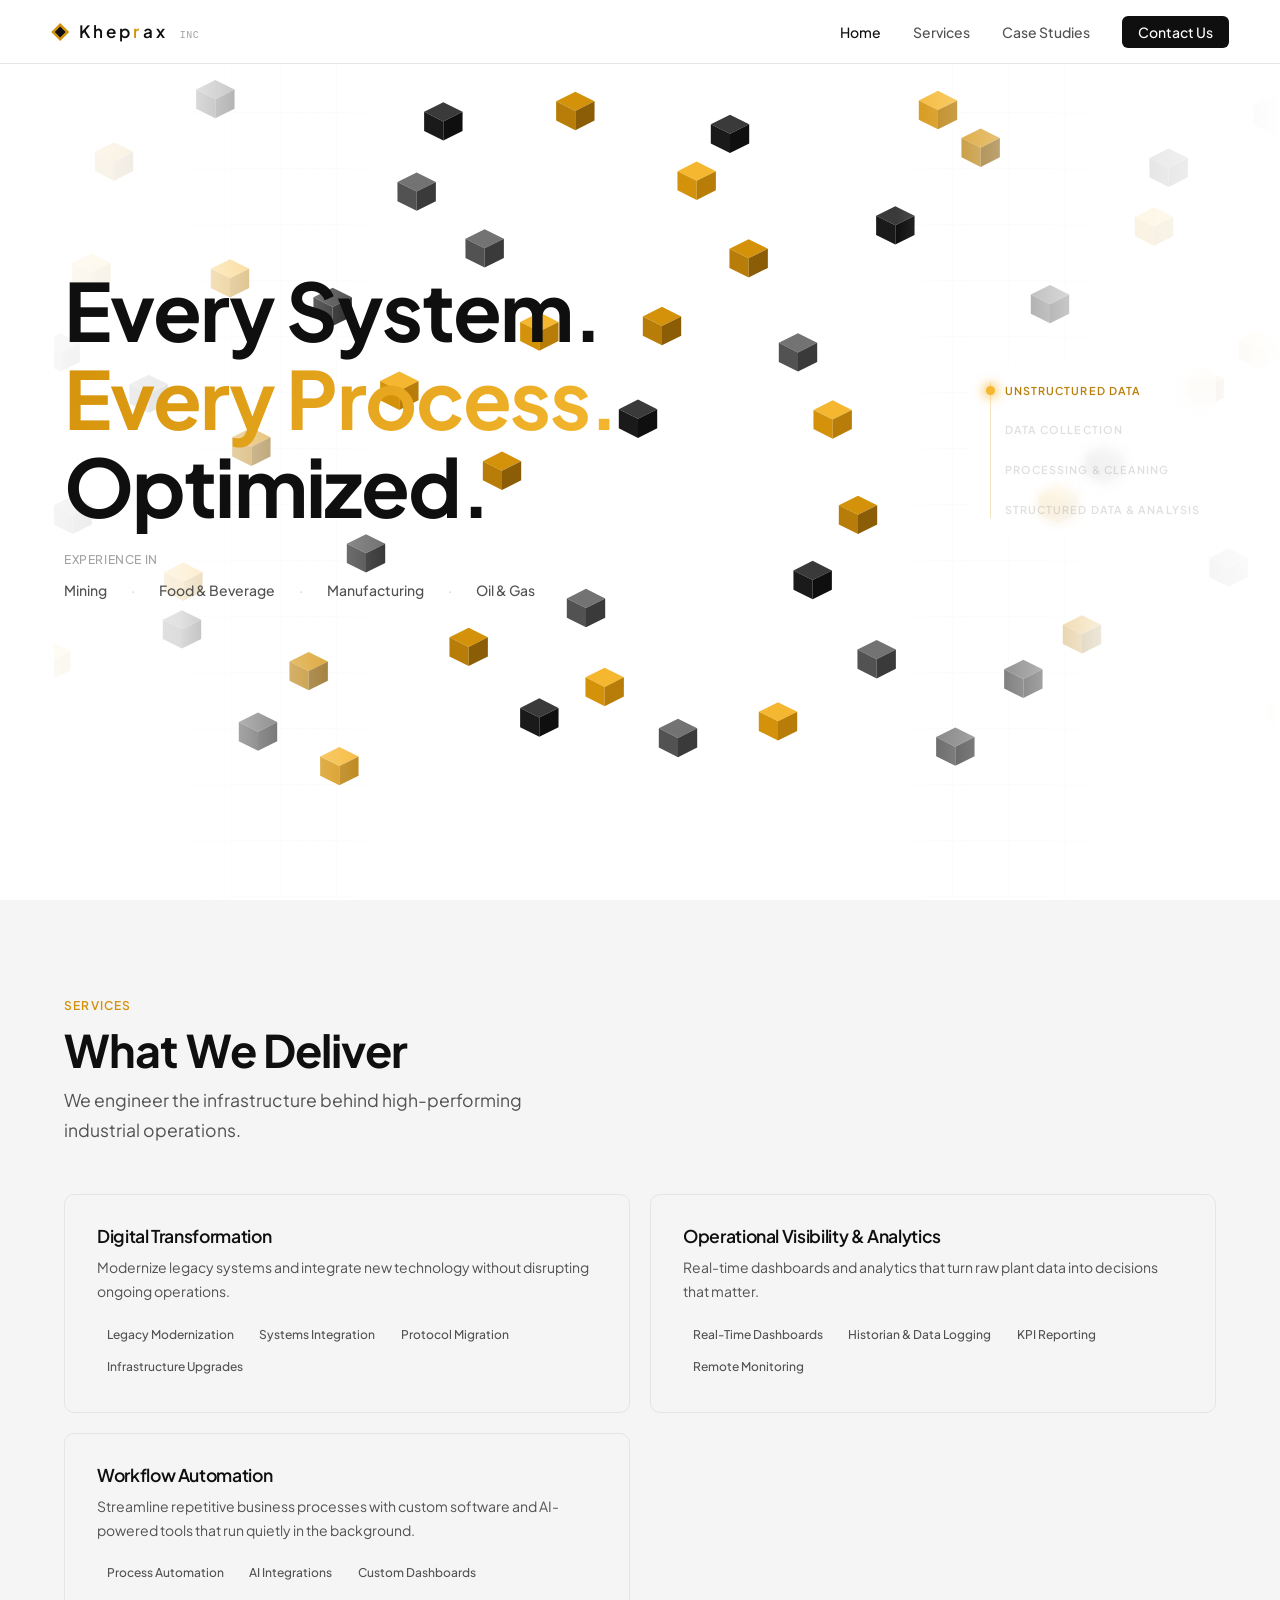
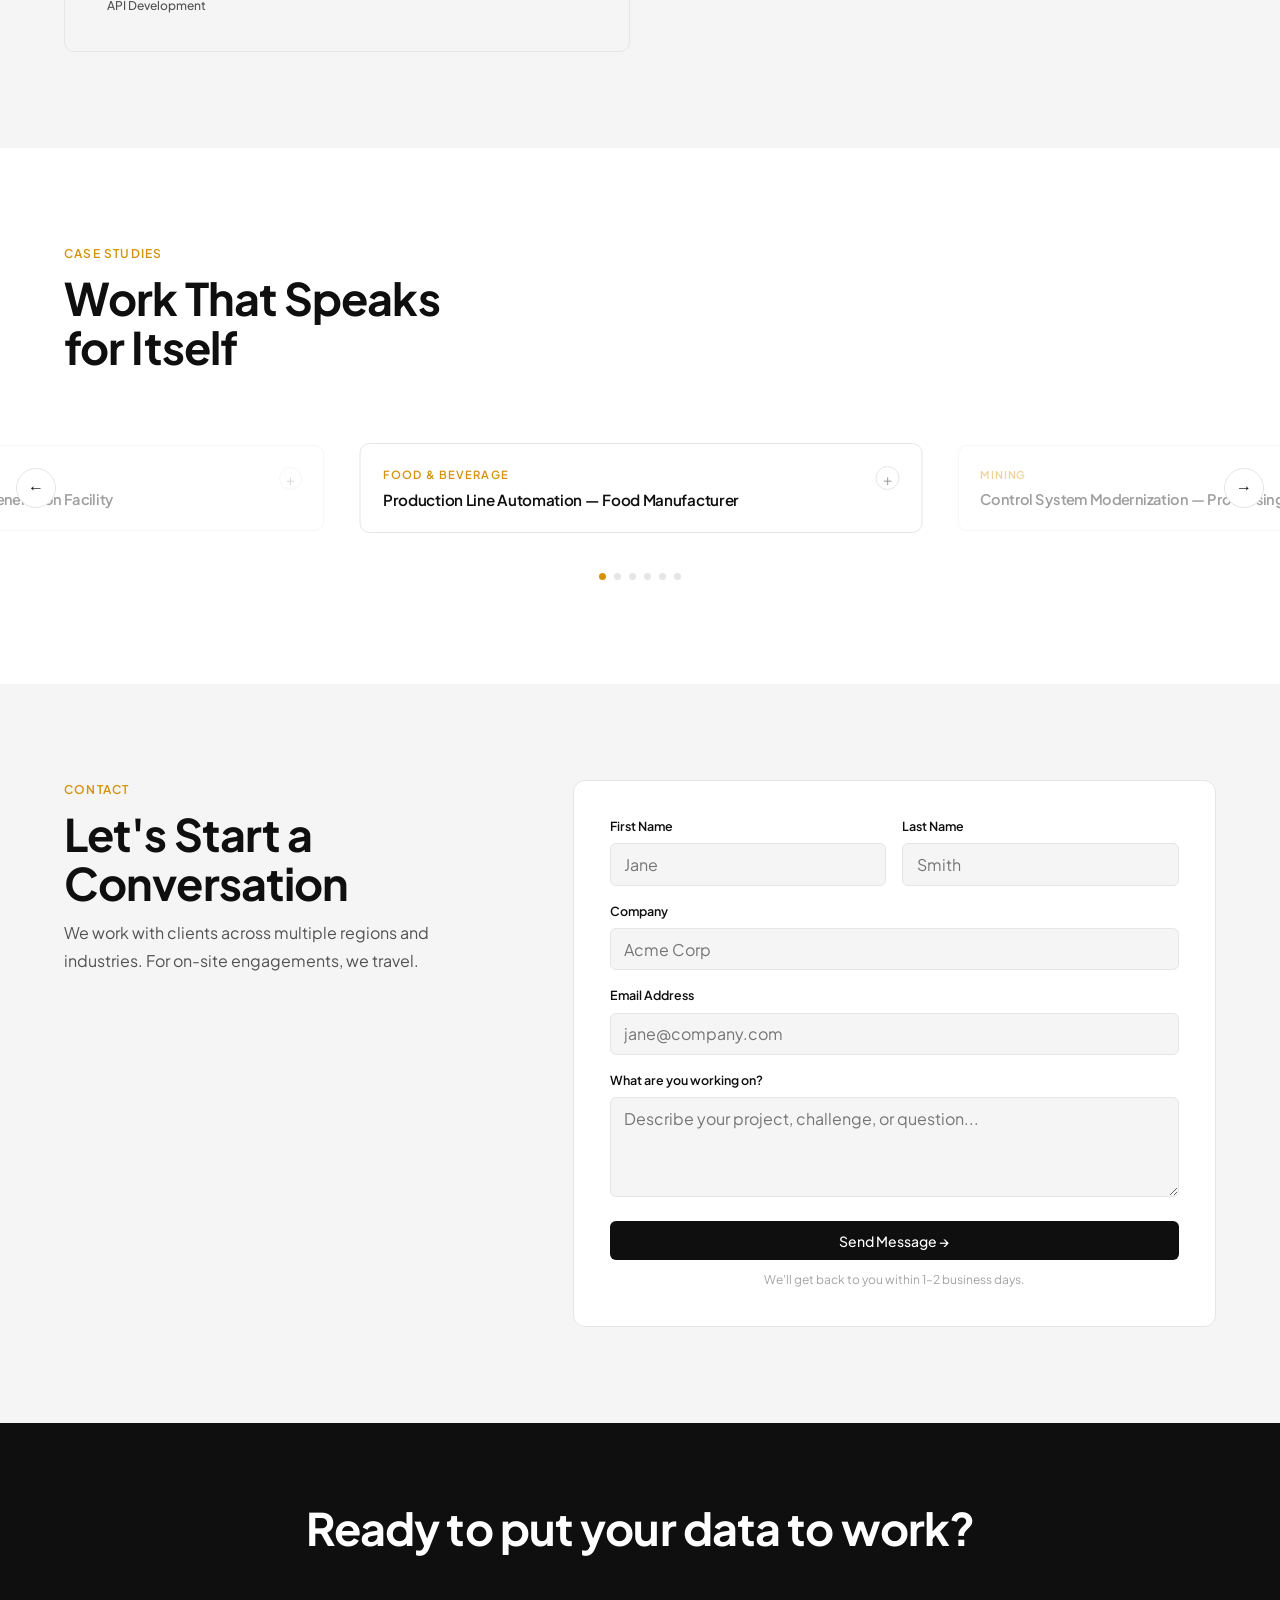
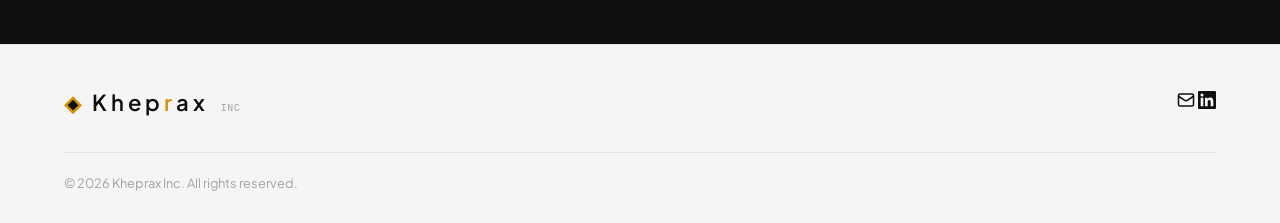
<file: index.html>
<!DOCTYPE html>
<html lang="en">

<head>
  <meta charset="UTF-8" />
  <meta name="viewport" content="width=device-width, initial-scale=1.0" />
  <title>Kheprax — Engineering Automation & Transformation</title>
  <meta name="description"
    content="Kheprax is an engineering services firm delivering intelligent automation, digital transformation, and operational visibility to industrial clients." />
  <link rel="stylesheet" href="css/style.css" />
  <link rel="icon"
    href="data:image/svg+xml,<svg xmlns='http://www.w3.org/2000/svg' viewBox='0 0 32 32'><rect width='32' height='32' fill='%230f0f0f'/><text y='23' x='5' font-size='20' fill='%23d4920a' font-family='sans-serif' font-weight='700'>K</text></svg>" />
  <script src="https://cdnjs.cloudflare.com/ajax/libs/gsap/3.12.5/gsap.min.js" defer></script>
  <script src="js/animation.js" defer></script>
  <script src="js/main.js" defer></script>
</head>

<body class="page">

  <nav>
    <div class="nav-inner">
      <a href="#hero" class="wordmark" aria-label="Kheprax — home">
        <span class="wordmark-glyph" aria-hidden="true"></span>
        <span class="wordmark-text">Khep<span class="amber-r">r</span>ax</span>
        <span class="wordmark-tm">INC</span>
      </a>
      <ul class="nav-links">
        <li><a href="#hero">Home</a></li>
        <li><a href="#services">Services</a></li>
        <li><a href="#case-studies">Case Studies</a></li>
        <li><a href="#contact" class="nav-cta">Contact Us</a></li>
      </ul>
      <button class="nav-toggle" aria-label="Toggle menu">
        <span></span><span></span><span></span>
      </button>
    </div>
  </nav>

  <!-- HERO -->
  <section class="hero" id="hero">
    <div class="hero-bg"></div>
    <div class="hero-text">
      <div class="hero-content">
        <h1><span style="white-space:nowrap">Every System.</span><br><em><span style="white-space:nowrap">Every Process.</span></em><br>Optimized.</h1>
        <div class="hero-industries">
          <span class="hero-industries-label">Experience In</span>
          <div class="hero-industries-list">
            <span>Mining</span>
            <span style="color:var(--gray-300)">·</span>
            <span>Food & Beverage</span>
            <span style="color:var(--gray-300)">·</span>
            <span>Manufacturing</span>
            <span style="color:var(--gray-300)">·</span>
            <span>Oil & Gas</span>
          </div>
        </div>
      </div>
    </div>

    <div class="anim-wrap" aria-hidden="true">
      <div class="anim-labels">
        <div class="anim-traveler"></div>
        <div class="anim-step anim-label-1">
          <span class="anim-step-node"></span>
          <span class="anim-step-text">Unstructured Data</span>
        </div>
        <div class="anim-step anim-label-2">
          <span class="anim-step-node"></span>
          <span class="anim-step-text">Data Collection</span>
        </div>
        <div class="anim-step anim-label-3">
          <span class="anim-step-node"></span>
          <span class="anim-step-text">Processing &amp; Cleaning</span>
        </div>
        <div class="anim-step anim-label-4">
          <span class="anim-step-node"></span>
          <span class="anim-step-text">Structured Data &amp; Analysis</span>
        </div>
      </div>
      <svg viewBox="-100 0 1400 675" preserveAspectRatio="xMidYMid slice" xmlns="http://www.w3.org/2000/svg">
        <defs>
          <symbol id="cL0" viewBox="-25 -30 50 60" overflow="visible">
            <polygon points="0,-20 20,-10 0,0 -20,-10" fill="#3a3a3a" />
            <polygon points="-20,-10 0,0 0,20 -20,10" fill="#1a1a1a" />
            <polygon points="20,-10 0,0 0,20 20,10" fill="#0f0f0f" />
          </symbol>
          <symbol id="cL1" viewBox="-25 -30 50 60" overflow="visible">
            <polygon points="0,-20 20,-10 0,0 -20,-10" fill="#737373" />
            <polygon points="-20,-10 0,0 0,20 -20,10" fill="#525252" />
            <polygon points="20,-10 0,0 0,20 20,10" fill="#3a3a3a" />
          </symbol>
          <symbol id="cL2" viewBox="-25 -30 50 60" overflow="visible">
            <polygon points="0,-20 20,-10 0,0 -20,-10" fill="#d4920a" />
            <polygon points="-20,-10 0,0 0,20 -20,10" fill="#b87d08" />
            <polygon points="20,-10 0,0 0,20 20,10" fill="#8a5d06" />
          </symbol>
          <symbol id="cL3" viewBox="-25 -30 50 60" overflow="visible">
            <polygon points="0,-20 20,-10 0,0 -20,-10" fill="#f5b730" />
            <polygon points="-20,-10 0,0 0,20 -20,10" fill="#d4920a" />
            <polygon points="20,-10 0,0 0,20 20,10" fill="#b87d08" />
          </symbol>
          <filter id="glow" x="-50%" y="-50%" width="200%" height="200%">
            <feGaussianBlur stdDeviation="14" result="blur" />
            <feMerge>
              <feMergeNode in="blur" />
              <feMergeNode in="SourceGraphic" />
            </feMerge>
          </filter>
        </defs>

        <circle class="final-halo" cx="600" cy="380" r="180" fill="#fef9ee" filter="url(#glow)" opacity="0" />

        <g id="cubes">
          <!-- iz=0 layer (cL0) -->
          <g class="c" style="--sx:847px;--sy:512px;--mx:600px;--my:344px;--gx:600px;--gy:380px;--d:0.18s">
            <use href="#cL0" width="36" height="44" x="-18" y="-22" />
          </g>
          <g class="c" style="--sx:134px;--sy:389px;--mx:528px;--my:416px;--gx:624px;--gy:392px;--d:0.33s">
            <use href="#cL0" width="36" height="44" x="-18" y="-22" />
          </g>
          <g class="c" style="--sx:1061px;--sy:201px;--mx:648px;--my:338px;--gx:648px;--gy:404px;--d:0.07s">
            <use href="#cL0" width="36" height="44" x="-18" y="-22" />
          </g>
          <g class="c" style="--sx:412px;--sy:94px;--mx:528px;--my:386px;--gx:672px;--gy:416px;--d:0.42s">
            <use href="#cL0" width="36" height="44" x="-18" y="-22" />
          </g>
          <g class="c" style="--sx:689px;--sy:438px;--mx:672px;--my:386px;--gx:576px;--gy:392px;--d:0.11s">
            <use href="#cL0" width="36" height="44" x="-18" y="-22" />
          </g>
          <g class="c" style="--sx:273px;--sy:551px;--mx:624px;--my:380px;--gx:600px;--gy:404px;--d:0.29s">
            <use href="#cL0" width="36" height="44" x="-18" y="-22" />
          </g>
          <g class="c" style="--sx:956px;--sy:128px;--mx:552px;--my:404px;--gx:624px;--gy:416px;--d:0.48s">
            <use href="#cL0" width="36" height="44" x="-18" y="-22" />
          </g>
          <g class="c" style="--sx:558px;--sy:317px;--mx:552px;--my:338px;--gx:648px;--gy:428px;--d:0.02s">
            <use href="#cL0" width="36" height="44" x="-18" y="-22" />
          </g>
          <g class="c" style="--sx:89px;--sy:156px;--mx:624px;--my:386px;--gx:552px;--gy:404px;--d:0.39s">
            <use href="#cL0" width="36" height="44" x="-18" y="-22" />
          </g>
          <g class="c" style="--sx:1118px;--sy:467px;--mx:600px;--my:290px;--gx:576px;--gy:416px;--d:0.14s">
            <use href="#cL0" width="36" height="44" x="-18" y="-22" />
          </g>
          <g class="c" style="--sx:329px;--sy:233px;--mx:648px;--my:344px;--gx:600px;--gy:428px;--d:0.51s">
            <use href="#cL0" width="36" height="44" x="-18" y="-22" />
          </g>
          <g class="c" style="--sx:751px;--sy:172px;--mx:600px;--my:404px;--gx:624px;--gy:440px;--d:0.23s">
            <use href="#cL0" width="36" height="44" x="-18" y="-22" />
          </g>
          <g class="c" style="--sx:216px;--sy:475px;--mx:576px;--my:356px;--gx:528px;--gy:416px;--d:0.05s">
            <use href="#cL0" width="36" height="44" x="-18" y="-22" />
          </g>
          <g class="c" style="--sx:908px;--sy:351px;--mx:648px;--my:314px;--gx:552px;--gy:428px;--d:0.36s">
            <use href="#cL0" width="36" height="44" x="-18" y="-22" />
          </g>
          <g class="c" style="--sx:484px;--sy:541px;--mx:576px;--my:386px;--gx:576px;--gy:440px;--d:0.17s">
            <use href="#cL0" width="36" height="44" x="-18" y="-22" />
          </g>
          <g class="c" style="--sx:627px;--sy:103px;--mx:600px;--my:338px;--gx:600px;--gy:452px;--d:0.44s">
            <use href="#cL0" width="36" height="44" x="-18" y="-22" />
          </g>
          <!-- iz=1 layer (cL1) -->
          <g class="c" style="--sx:191px;--sy:298px;--mx:672px;--my:416px;--gx:600px;--gy:350px;--d:0.09s">
            <use href="#cL1" width="36" height="44" x="-18" y="-22" />
          </g>
          <g class="c" style="--sx:1034px;--sy:89px;--mx:576px;--my:380px;--gx:624px;--gy:362px;--d:0.27s">
            <use href="#cL1" width="36" height="44" x="-18" y="-22" />
          </g>
          <g class="c" style="--sx:443px;--sy:189px;--mx:576px;--my:410px;--gx:648px;--gy:374px;--d:0.04s">
            <use href="#cL1" width="36" height="44" x="-18" y="-22" />
          </g>
          <g class="c" style="--sx:796px;--sy:563px;--mx:576px;--my:392px;--gx:672px;--gy:386px;--d:0.46s">
            <use href="#cL1" width="36" height="44" x="-18" y="-22" />
          </g>
          <g class="c" style="--sx:98px;--sy:534px;--mx:576px;--my:440px;--gx:576px;--gy:362px;--d:0.13s">
            <use href="#cL1" width="36" height="44" x="-18" y="-22" />
          </g>
          <g class="c" style="--sx:678px;--sy:267px;--mx:648px;--my:368px;--gx:600px;--gy:374px;--d:0.31s">
            <use href="#cL1" width="36" height="44" x="-18" y="-22" />
          </g>
          <g class="c" style="--sx:354px;--sy:418px;--mx:576px;--my:416px;--gx:624px;--gy:386px;--d:0.5s">
            <use href="#cL1" width="36" height="44" x="-18" y="-22" />
          </g>
          <g class="c" style="--sx:1089px;--sy:347px;--mx:624px;--my:326px;--gx:648px;--gy:398px;--d:0.21s">
            <use href="#cL1" width="36" height="44" x="-18" y="-22" />
          </g>
          <g class="c" style="--sx:241px;--sy:77px;--mx:624px;--my:440px;--gx:552px;--gy:374px;--d:0.35s">
            <use href="#cL1" width="36" height="44" x="-18" y="-22" />
          </g>
          <g class="c" style="--sx:519px;--sy:459px;--mx:624px;--my:332px;--gx:576px;--gy:386px;--d:0.01s">
            <use href="#cL1" width="36" height="44" x="-18" y="-22" />
          </g>
          <g class="c" style="--sx:867px;--sy:231px;--mx:624px;--my:362px;--gx:600px;--gy:398px;--d:0.4s">
            <use href="#cL1" width="36" height="44" x="-18" y="-22" />
          </g>
          <g class="c" style="--sx:125px;--sy:267px;--mx:624px;--my:392px;--gx:624px;--gy:410px;--d:0.19s">
            <use href="#cL1" width="36" height="44" x="-18" y="-22" />
          </g>
          <g class="c" style="--sx:737px;--sy:497px;--mx:528px;--my:356px;--gx:528px;--gy:386px;--d:0.06s">
            <use href="#cL1" width="36" height="44" x="-18" y="-22" />
          </g>
          <g class="c" style="--sx:392px;--sy:146px;--mx:600px;--my:374px;--gx:552px;--gy:398px;--d:0.41s">
            <use href="#cL1" width="36" height="44" x="-18" y="-22" />
          </g>
          <g class="c" style="--sx:1001px;--sy:428px;--mx:648px;--my:374px;--gx:576px;--gy:410px;--d:0.25s">
            <use href="#cL1" width="36" height="44" x="-18" y="-22" />
          </g>
          <g class="c" style="--sx:588px;--sy:556px;--mx:600px;--my:362px;--gx:600px;--gy:422px;--d:0.12s">
            <use href="#cL1" width="36" height="44" x="-18" y="-22" />
          </g>
          <!-- iz=2 layer (cL2) -->
          <g class="c" style="--sx:456px;--sy:356px;--mx:552px;--my:374px;--gx:600px;--gy:320px;--d:0.08s">
            <use href="#cL2" width="36" height="44" x="-18" y="-22" />
          </g>
          <g class="c" style="--sx:73px;--sy:451px;--mx:600px;--my:314px;--gx:624px;--gy:332px;--d:0.28s">
            <use href="#cL2" width="36" height="44" x="-18" y="-22" />
          </g>
          <g class="c" style="--sx:983px;--sy:294px;--mx:600px;--my:428px;--gx:648px;--gy:344px;--d:0.47s">
            <use href="#cL2" width="36" height="44" x="-18" y="-22" />
          </g>
          <g class="c" style="--sx:311px;--sy:506px;--mx:576px;--my:326px;--gx:672px;--gy:356px;--d:0.03s">
            <use href="#cL2" width="36" height="44" x="-18" y="-22" />
          </g>
          <g class="c" style="--sx:641px;--sy:196px;--mx:600px;--my:398px;--gx:576px;--gy:332px;--d:0.37s">
            <use href="#cL2" width="36" height="44" x="-18" y="-22" />
          </g>
          <g class="c" style="--sx:1102px;--sy:146px;--mx:600px;--my:380px;--gx:600px;--gy:344px;--d:0.16s">
            <use href="#cL2" width="36" height="44" x="-18" y="-22" />
          </g>
          <g class="c" style="--sx:165px;--sy:124px;--mx:672px;--my:326px;--gx:624px;--gy:356px;--d:0.49s">
            <use href="#cL2" width="36" height="44" x="-18" y="-22" />
          </g>
          <g class="c" style="--sx:723px;--sy:389px;--mx:624px;--my:302px;--gx:648px;--gy:368px;--d:0.22s">
            <use href="#cL2" width="36" height="44" x="-18" y="-22" />
          </g>
          <g class="c" style="--sx:511px;--sy:86px;--mx:576px;--my:350px;--gx:552px;--gy:344px;--d:0.34s">
            <use href="#cL2" width="36" height="44" x="-18" y="-22" />
          </g>
          <g class="c" style="--sx:891px;--sy:478px;--mx:624px;--my:350px;--gx:576px;--gy:356px;--d:0.1s">
            <use href="#cL2" width="36" height="44" x="-18" y="-22" />
          </g>
          <g class="c" style="--sx:268px;--sy:338px;--mx:624px;--my:356px;--gx:600px;--gy:368px;--d:0.43s">
            <use href="#cL2" width="36" height="44" x="-18" y="-22" />
          </g>
          <g class="c" style="--sx:1045px;--sy:539px;--mx:648px;--my:428px;--gx:624px;--gy:380px;--d:0.2s">
            <use href="#cL2" width="36" height="44" x="-18" y="-22" />
          </g>
          <g class="c" style="--sx:576px;--sy:247px;--mx:600px;--my:392px;--gx:528px;--gy:356px;--d:0.32s">
            <use href="#cL2" width="36" height="44" x="-18" y="-22" />
          </g>
          <g class="c" style="--sx:96px;--sy:367px;--mx:528px;--my:326px;--gx:552px;--gy:368px;--d:0.52s">
            <use href="#cL2" width="36" height="44" x="-18" y="-22" />
          </g>
          <g class="c" style="--sx:815px;--sy:113px;--mx:576px;--my:302px;--gx:576px;--gy:380px;--d:0.24s">
            <use href="#cL2" width="36" height="44" x="-18" y="-22" />
          </g>
          <g class="c" style="--sx:431px;--sy:488px;--mx:576px;--my:332px;--gx:600px;--gy:392px;--d:0.15s">
            <use href="#cL2" width="36" height="44" x="-18" y="-22" />
          </g>
          <!-- iz=3 layer (cL3) -->
          <g class="c" style="--sx:704px;--sy:317px;--mx:600px;--my:350px;--gx:600px;--gy:290px;--d:0.26s">
            <use href="#cL3" width="36" height="44" x="-18" y="-22" />
          </g>
          <g class="c" style="--sx:252px;--sy:211px;--mx:648px;--my:404px;--gx:624px;--gy:302px;--d:0.06s">
            <use href="#cL3" width="36" height="44" x="-18" y="-22" />
          </g>
          <g class="c" style="--sx:1076px;--sy:402px;--mx:552px;--my:428px;--gx:648px;--gy:314px;--d:0.45s">
            <use href="#cL3" width="36" height="44" x="-18" y="-22" />
          </g>
          <g class="c" style="--sx:533px;--sy:518px;--mx:600px;--my:368px;--gx:672px;--gy:326px;--d:0.18s">
            <use href="#cL3" width="36" height="44" x="-18" y="-22" />
          </g>
          <g class="c" style="--sx:148px;--sy:207px;--mx:552px;--my:368px;--gx:576px;--gy:302px;--d:0.38s">
            <use href="#cL3" width="36" height="44" x="-18" y="-22" />
          </g>
          <g class="c" style="--sx:945px;--sy:172px;--mx:600px;--my:320px;--gx:600px;--gy:314px;--d:0.09s">
            <use href="#cL3" width="36" height="44" x="-18" y="-22" />
          </g>
          <g class="c" style="--sx:379px;--sy:296px;--mx:648px;--my:398px;--gx:624px;--gy:326px;--d:0.31s">
            <use href="#cL3" width="36" height="44" x="-18" y="-22" />
          </g>
          <g class="c" style="--sx:663px;--sy:544px;--mx:624px;--my:416px;--gx:648px;--gy:338px;--d:0.53s">
            <use href="#cL3" width="36" height="44" x="-18" y="-22" />
          </g>
          <g class="c" style="--sx:1023px;--sy:265px;--mx:552px;--my:344px;--gx:552px;--gy:314px;--d:0.0s">
            <use href="#cL3" width="36" height="44" x="-18" y="-22" />
          </g>
          <g class="c" style="--sx:217px;--sy:439px;--mx:672px;--my:356px;--gx:576px;--gy:326px;--d:0.46s">
            <use href="#cL3" width="36" height="44" x="-18" y="-22" />
          </g>
          <g class="c" style="--sx:783px;--sy:85px;--mx:600px;--my:452px;--gx:600px;--gy:338px;--d:0.15s">
            <use href="#cL3" width="36" height="44" x="-18" y="-22" />
          </g>
          <g class="c" style="--sx:484px;--sy:251px;--mx:552px;--my:314px;--gx:624px;--gy:350px;--d:0.3s">
            <use href="#cL3" width="36" height="44" x="-18" y="-22" />
          </g>
          <g class="c" style="--sx:118px;--sy:498px;--mx:576px;--my:362px;--gx:528px;--gy:326px;--d:0.12s">
            <use href="#cL3" width="36" height="44" x="-18" y="-22" />
          </g>
          <g class="c" style="--sx:873px;--sy:381px;--mx:624px;--my:410px;--gx:552px;--gy:338px;--d:0.36s">
            <use href="#cL3" width="36" height="44" x="-18" y="-22" />
          </g>
          <g class="c" style="--sx:602px;--sy:138px;--mx:552px;--my:398px;--gx:576px;--gy:350px;--d:0.21s">
            <use href="#cL3" width="36" height="44" x="-18" y="-22" />
          </g>
          <g class="c" style="--sx:334px;--sy:577px;--mx:600px;--my:422px;--gx:600px;--gy:362px;--d:0.04s">
            <use href="#cL3" width="36" height="44" x="-18" y="-22" />
          </g>
        </g>
      </svg>
    </div>
  </section>

  <!-- SERVICES -->
  <section class="services-full" id="services">
    <div class="container">
      <div class="section-header">
        <span class="section-label">Services</span>
        <h2>What We Deliver</h2>
         <p class="hero-sub">We engineer the infrastructure behind high-performing industrial operations.</p>
      </div>

      <div class="service-cards-grid">
        
        <div class="service-card-c">
          <h3>Digital Transformation</h3>
          <p>Modernize legacy systems and integrate new technology without disrupting ongoing operations.</p>
          <div class="service-tags">
            <span class="tag">Legacy Modernization</span>
            <span class="tag">Systems Integration</span>
            <span class="tag">Protocol Migration</span>
            <span class="tag">Infrastructure Upgrades</span>
          </div>
        </div>

        <div class="service-card-c">
          <h3>Operational Visibility & Analytics</h3>
          <p>Real-time dashboards and analytics that turn raw plant data into decisions that matter.</p>
          <div class="service-tags">
            <span class="tag">Real-Time Dashboards</span>
            <span class="tag">Historian & Data Logging</span>
            <span class="tag">KPI Reporting</span>
            <span class="tag">Remote Monitoring</span>
          </div>
        </div>

        <div class="service-card-c">
          <h3>Workflow Automation</h3>
          <p>Streamline repetitive business processes with custom software and AI-powered tools that run quietly in the background.</p>
          <div class="service-tags">
            <span class="tag">Process Automation</span>
            <span class="tag">AI Integrations</span>
            <span class="tag">Custom Dashboards</span>
            <span class="tag">API Development</span>
          </div>
        </div>
      </div>
    </div>
  </section>

  <!-- CASE STUDIES -->
  <section class="case-studies-section" id="case-studies">
    <div class="container">
      <div class="section-header">
        <span class="section-label">Case Studies</span>
        <h2>Work That Speaks<br>for Itself</h2>
      </div>
    </div>

    <div class="cs-carousel-outer">
      <button class="cs-arrow cs-arrow-left" id="cs-prev-btn" aria-label="Previous">&#8592;</button>

      <div class="cs-carousel-viewport" id="cs-viewport">
        <div class="cs-carousel-track" id="cs-carousel-track">

          <div class="cs-card">
            <div class="cs-card-header">
              <div>
                <div class="cs-industry">Food & Beverage</div>
                <h3>Production Line Automation — Food Manufacturer</h3>
              </div>
              <div class="cs-toggle">+</div>
            </div>
            <div class="cs-card-body">
              <div class="cs-card-body-inner">
                <p><strong>Challenge:</strong> A regional food manufacturer was operating a partially manual production
                  line with inconsistent throughput and frequent unplanned stoppages.</p>
                <p><strong>Solution:</strong> PLC-based automation with SCADA visibility, replacing manual control
                  points and integrating upstream and downstream processes end-to-end.</p>
                <div class="cs-outcome">Placeholder outcome — e.g. 28% reduction in unplanned downtime within 90 days of
                  commissioning.</div>
              </div>
            </div>
          </div>

          <div class="cs-card">
            <div class="cs-card-header">
              <div>
                <div class="cs-industry">Mining</div>
                <h3>Control System Modernization — Processing Facility</h3>
              </div>
              <div class="cs-toggle">+</div>
            </div>
            <div class="cs-card-body">
              <div class="cs-card-body-inner">
                <p><strong>Challenge:</strong> An aging DCS at a mineral processing facility was end-of-life with no
                  vendor support, and failure risk was increasing during active production.</p>
                <p><strong>Solution:</strong> Phased migration to a modern control platform — parallel commissioning,
                  full I/O validation, operator training — with zero production interruption.</p>
                <div class="cs-outcome">Placeholder outcome — e.g. Successfully migrated 400+ I/O points with zero
                  unplanned downtime during cutover.</div>
              </div>
            </div>
          </div>

          <div class="cs-card">
            <div class="cs-card-header">
              <div>
                <div class="cs-industry">Manufacturing</div>
                <h3>Real-Time OEE Dashboard — Discrete Manufacturer</h3>
              </div>
              <div class="cs-toggle">+</div>
            </div>
            <div class="cs-card-body">
              <div class="cs-card-body-inner">
                <p><strong>Challenge:</strong> Plant management had no real-time visibility into production efficiency.
                  OEE was calculated manually from shift logs — inaccurate and always a day behind.</p>
                <p><strong>Solution:</strong> Live OEE dashboard pulling directly from the plant's existing PLCs, with
                  automated shift reports and alarm trending for both operators and management.</p>
                <div class="cs-outcome">Placeholder outcome — e.g. Management gained same-shift visibility into
                  production losses for the first time.</div>
              </div>
            </div>
          </div>

          <div class="cs-card">
            <div class="cs-card-header">
              <div>
                <div class="cs-industry">Food & Beverage</div>
                <h3>Compliance Retrofit — Automated Temperature Monitoring</h3>
              </div>
              <div class="cs-toggle">+</div>
            </div>
            <div class="cs-card-body">
              <div class="cs-card-body-inner">
                <p><strong>Challenge:</strong> A food processing client faced an audit finding related to inadequate
                  temperature monitoring and manual record-keeping across cold storage areas.</p>
                <p><strong>Solution:</strong> Automated temperature monitoring and logging system integrated with
                  existing facility network — full audit trail, automated alerts, compliance-ready reporting.</p>
                <div class="cs-outcome">Placeholder outcome — e.g. Client passed follow-up audit with no findings
                  related to temperature monitoring.</div>
              </div>
            </div>
          </div>

          <div class="cs-card">
            <div class="cs-card-header">
              <div>
                <div class="cs-industry">Oil & Gas</div>
                <h3>Pipeline SCADA Upgrade — Midstream Operator</h3>
              </div>
              <div class="cs-toggle">+</div>
            </div>
            <div class="cs-card-body">
              <div class="cs-card-body-inner">
                <p><strong>Challenge:</strong> An aging SCADA system was limiting real-time visibility across a
                  distributed pipeline network, increasing response times to operational events.</p>
                <p><strong>Solution:</strong> Full SCADA platform migration with modernized HMI screens, improved
                  alarming logic, and integration with existing field instrumentation.</p>
                <div class="cs-outcome">Placeholder outcome — e.g. Reduced alarm response time and improved operator
                  situational awareness across all monitored sites.</div>
              </div>
            </div>
          </div>

          <div class="cs-card">
            <div class="cs-card-header">
              <div>
                <div class="cs-industry">Utility Scale Energy</div>
                <h3>Substation Automation — Generation Facility</h3>
              </div>
              <div class="cs-toggle">+</div>
            </div>
            <div class="cs-card-body">
              <div class="cs-card-body-inner">
                <p><strong>Challenge:</strong> Manual monitoring processes at a utility-scale generation facility were
                  creating operational gaps and delaying response to equipment anomalies.</p>
                <p><strong>Solution:</strong> Deployed an automated monitoring and control system with real-time data
                  acquisition, remote access, and integrated fault detection.</p>
                <div class="cs-outcome">Placeholder outcome — e.g. Enabled 24/7 remote visibility and reduced manual
                  inspection requirements across the facility.</div>
              </div>
            </div>
          </div>

        </div>
      </div>

      <button class="cs-arrow cs-arrow-right" id="cs-next-btn" aria-label="Next">&#8594;</button>
    </div>

    <div class="carousel-dots" id="cs-dots">
      <span class="carousel-dot active"></span>
      <span class="carousel-dot"></span>
      <span class="carousel-dot"></span>
      <span class="carousel-dot"></span>
      <span class="carousel-dot"></span>
      <span class="carousel-dot"></span>
    </div>
  </section>

  <!-- CONTACT -->
  <section class="contact-section" id="contact">
    <div class="container">
      <div class="contact-grid">
        <div class="contact-info">
          <span class="section-label">Contact</span>
          <h2>Let's Start a Conversation</h2>
          <p style="margin-top:0.75rem;">We work with clients across multiple regions and industries. For on-site
            engagements, we travel.</p>
        </div>

        <div class="contact-form">
          <form id="contact-form" action="https://api.web3forms.com/submit" method="POST">
            <input type="hidden" name="access_key" value="42f8510c-a3cb-465c-9849-45fc1cf6a540" />
            <input type="hidden" name="from_name" value="Kheprax Contact Form" />
            <input type="hidden" name="redirect" value="false" />
            <div class="form-row">
              <div class="form-group">
                <label for="first-name">First Name</label>
                <input type="text" id="first-name" name="first_name" placeholder="Jane" required />
              </div>
              <div class="form-group">
                <label for="last-name">Last Name</label>
                <input type="text" id="last-name" name="last_name" placeholder="Smith" required />
              </div>
            </div>
            <div class="form-group">
              <label for="company">Company</label>
              <input type="text" id="company" name="company" placeholder="Acme Corp" />
            </div>
            <div class="form-group">
              <label for="email">Email Address</label>
              <input type="email" id="email" name="email" placeholder="jane@company.com" required />
            </div>
            <div class="form-group">
              <label for="message">What are you working on?</label>
              <textarea id="message" name="message" placeholder="Describe your project, challenge, or question..."
                required></textarea>
            </div>
            <button type="submit" class="btn btn-primary form-submit">Send Message →</button>
            <p class="form-note">We'll get back to you within 1–2 business days.</p>
          </form>
          <div id="form-success" class="form-success">
            <h3>Message Received</h3>
            <p>We'll be in touch within 1–2 business days.</p>
          </div>
        </div>
      </div>
    </div>
  </section>

  <!-- CTA -->
  <section class="cta-strip">
    <div class="container">
      <h2>Ready to put your data to work?</h2>
    </div>
  </section>

  <!-- FOOTER -->
  <footer>
    <div class="container">
      <div class="footer-inner">
        <a href="#hero" class="footer-wordmark" aria-label="Kheprax — home">
          <span class="wordmark-glyph" aria-hidden="true"></span>
          <span class="footer-wordmark-text">Khep<span class="amber-r">r</span>ax</span>
          <span class="wordmark-tm">INC</span>
        </a>
        <div class="footer-icons">
          <a href="mailto:info@kheprax.ca" class="footer-icon-link" aria-label="Email Kheprax">
            <svg width="18" height="18" viewBox="0 0 24 24" fill="none" stroke="currentColor" stroke-width="2" stroke-linecap="round" stroke-linejoin="round" aria-hidden="true">
              <rect x="2" y="4" width="20" height="16" rx="2"/>
              <path d="m22 7-8.97 5.7a1.94 1.94 0 0 1-2.06 0L2 7"/>
            </svg>
          </a>
          <a href="https://www.linkedin.com/company/kheprax-inc" target="_blank" rel="noopener" class="footer-icon-link" aria-label="Kheprax on LinkedIn">
            <svg width="18" height="18" viewBox="0 0 24 24" fill="currentColor" aria-hidden="true">
              <path d="M20.447 20.452h-3.554v-5.569c0-1.328-.027-3.037-1.852-3.037-1.853 0-2.136 1.445-2.136 2.939v5.667H9.351V9h3.414v1.561h.046c.477-.9 1.637-1.85 3.37-1.85 3.601 0 4.267 2.37 4.267 5.455v6.286zM5.337 7.433a2.062 2.062 0 0 1-2.063-2.065 2.064 2.064 0 1 1 2.063 2.065zm1.782 13.019H3.555V9h3.564v11.452zM22.225 0H1.771C.792 0 0 .774 0 1.729v20.542C0 23.227.792 24 1.771 24h20.451C23.2 24 24 23.227 24 22.271V1.729C24 .774 23.2 0 22.222 0h.003z"/>
            </svg>
          </a>
        </div>
      </div>
      <div class="footer-bottom">
        <p>© 2026 Kheprax Inc. All rights reserved.</p>
      </div>
    </div>
  </footer>

</body>

</html>
</file>
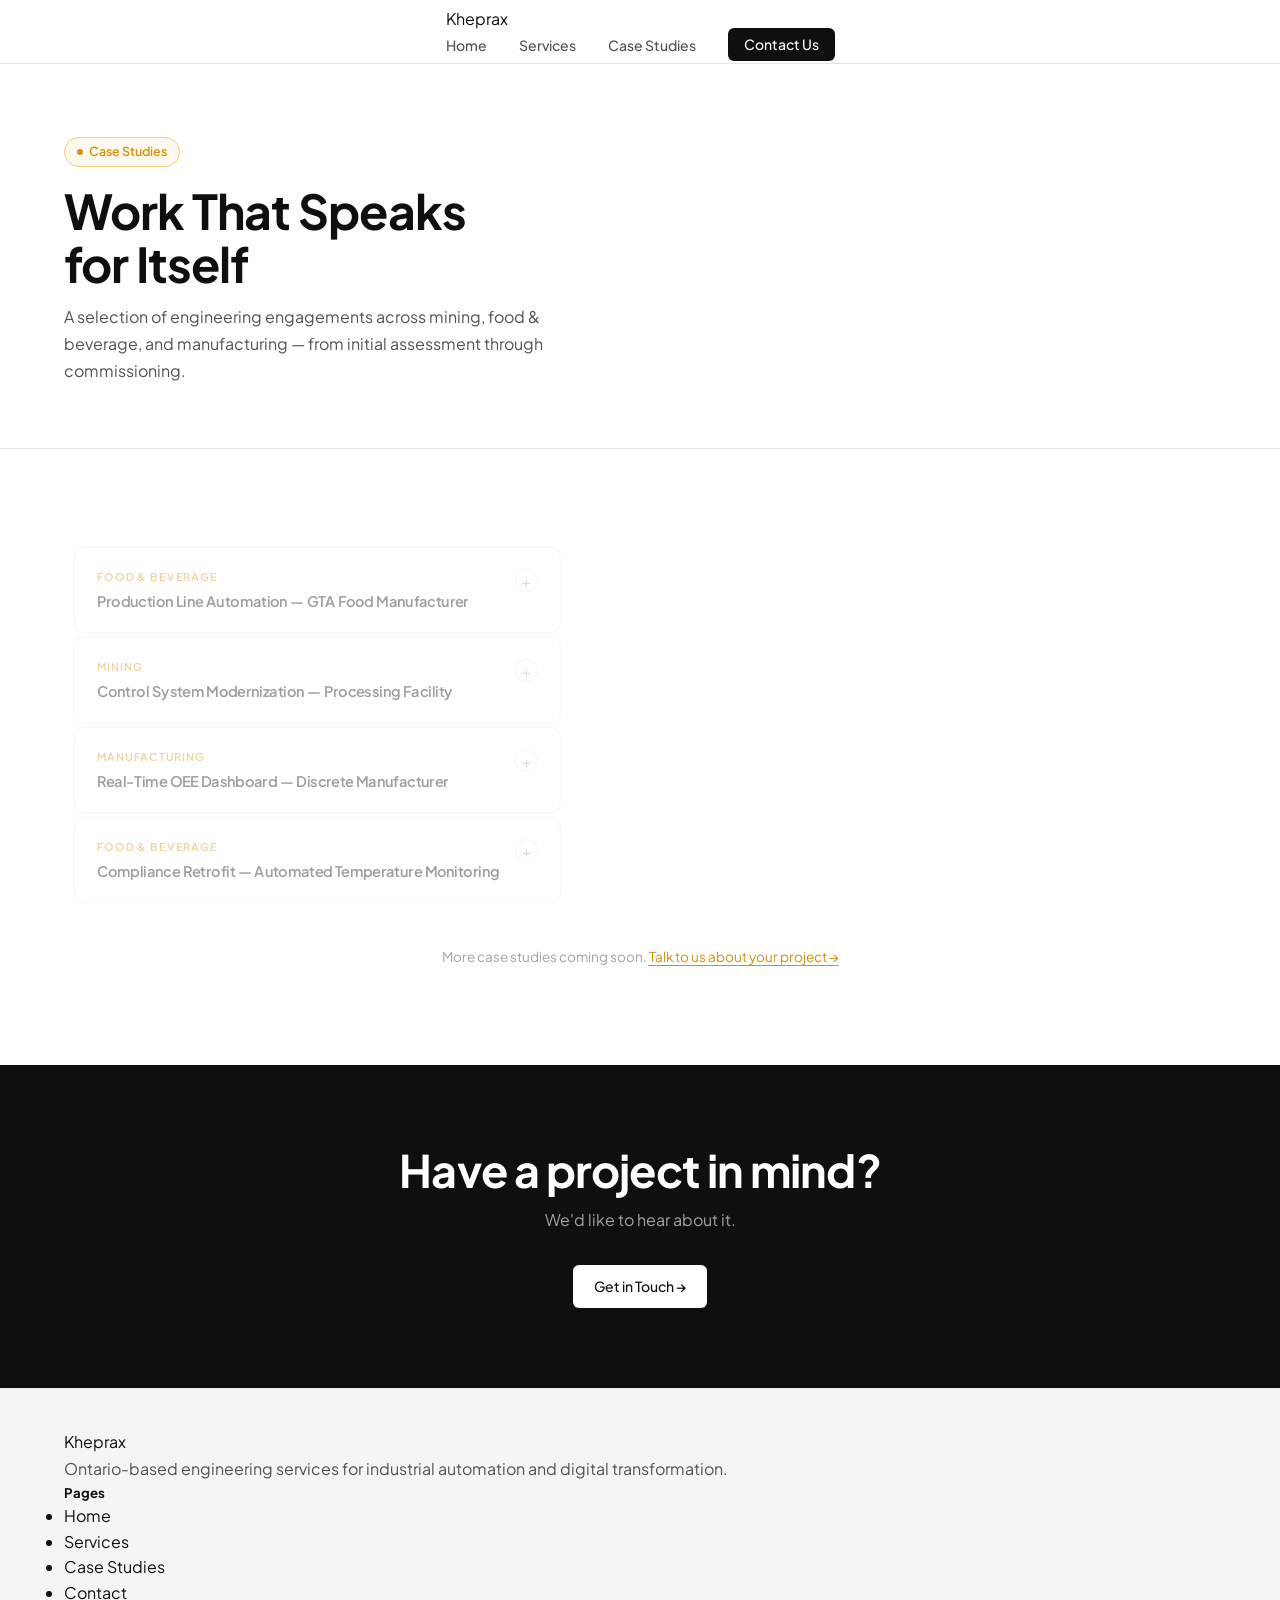
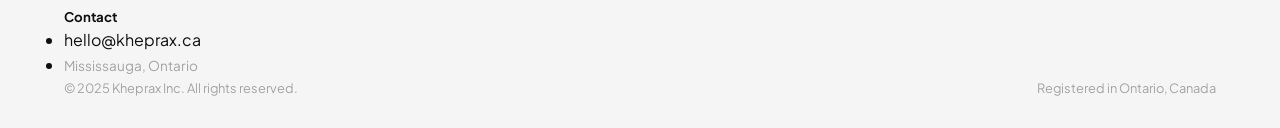
<file: case-studies.html>
<!DOCTYPE html>
<html lang="en">
<head>
  <meta charset="UTF-8" />
  <meta name="viewport" content="width=device-width, initial-scale=1.0" />
  <title>Case Studies — Kheprax</title>
  <link rel="stylesheet" href="css/style.css" />
  <link rel="icon" href="data:image/svg+xml,<svg xmlns='http://www.w3.org/2000/svg' viewBox='0 0 32 32'><rect width='32' height='32' fill='%230f0f0f'/><text y='23' x='5' font-size='20' fill='%23d4920a' font-family='sans-serif' font-weight='700'>K</text></svg>" />
</head>
<body class="page">

  <nav>
    <div class="container">
      <a href="index.html" class="nav-logo">Khep<span>r</span>ax</a>
      <ul class="nav-links">
        <li><a href="index.html">Home</a></li>
        <li><a href="services.html">Services</a></li>
        <li><a href="case-studies.html">Case Studies</a></li>
        <li><a href="contact.html" class="nav-cta">Contact Us</a></li>
      </ul>
      <button class="nav-toggle" aria-label="Toggle menu"><span></span><span></span><span></span></button>
    </div>
  </nav>

  <section class="page-hero">
    <div class="container">
      <span class="badge">Case Studies</span>
      <h1>Work That Speaks<br>for Itself</h1>
      <p>A selection of engineering engagements across mining, food & beverage, and manufacturing — from initial assessment through commissioning.</p>
    </div>
  </section>

  <section class="case-studies-section">
    <div class="container">
      <div class="cs-grid">

        <div class="cs-card">
          <div class="cs-card-header">
            <div>
              <div class="cs-industry">Food & Beverage</div>
              <h3>Production Line Automation — GTA Food Manufacturer</h3>
            </div>
            <div class="cs-toggle">+</div>
          </div>
          <div class="cs-card-body">
            <div class="cs-card-body-inner">
              <div class="cs-meta">
                <div class="cs-meta-item"><label>Sector</label><span>Food & Beverage</span></div>
                <div class="cs-meta-item"><label>Service</label><span>Intelligent Automation</span></div>
                <div class="cs-meta-item"><label>Location</label><span>Mississauga, ON</span></div>
                <div class="cs-meta-item"><label>Duration</label><span>Placeholder</span></div>
              </div>
              <p><strong>Challenge:</strong> A regional food manufacturer was operating a partially manual production line with inconsistent throughput and frequent unplanned stoppages.</p>
              <p><strong>Solution:</strong> PLC-based automation with SCADA visibility, replacing manual control points and integrating upstream and downstream processes end-to-end.</p>
              <div class="cs-outcome">📌 Placeholder outcome — e.g. 28% reduction in unplanned downtime within 90 days of commissioning.</div>
            </div>
          </div>
        </div>

        <div class="cs-card">
          <div class="cs-card-header">
            <div>
              <div class="cs-industry">Mining</div>
              <h3>Control System Modernization — Processing Facility</h3>
            </div>
            <div class="cs-toggle">+</div>
          </div>
          <div class="cs-card-body">
            <div class="cs-card-body-inner">
              <div class="cs-meta">
                <div class="cs-meta-item"><label>Sector</label><span>Mining</span></div>
                <div class="cs-meta-item"><label>Service</label><span>Digital Transformation</span></div>
                <div class="cs-meta-item"><label>Location</label><span>Ontario</span></div>
                <div class="cs-meta-item"><label>Duration</label><span>Placeholder</span></div>
              </div>
              <p><strong>Challenge:</strong> An aging DCS at a mineral processing facility was end-of-life with no vendor support, and failure risk was increasing during active production.</p>
              <p><strong>Solution:</strong> Phased migration to a modern control platform — parallel commissioning, full I/O validation, operator training — with zero production interruption.</p>
              <div class="cs-outcome">📌 Placeholder outcome — e.g. Successfully migrated 400+ I/O points with zero unplanned downtime during cutover.</div>
            </div>
          </div>
        </div>

        <div class="cs-card">
          <div class="cs-card-header">
            <div>
              <div class="cs-industry">Manufacturing</div>
              <h3>Real-Time OEE Dashboard — Discrete Manufacturer</h3>
            </div>
            <div class="cs-toggle">+</div>
          </div>
          <div class="cs-card-body">
            <div class="cs-card-body-inner">
              <div class="cs-meta">
                <div class="cs-meta-item"><label>Sector</label><span>Manufacturing</span></div>
                <div class="cs-meta-item"><label>Service</label><span>Operational Visibility</span></div>
                <div class="cs-meta-item"><label>Location</label><span>Southern Ontario</span></div>
                <div class="cs-meta-item"><label>Duration</label><span>Placeholder</span></div>
              </div>
              <p><strong>Challenge:</strong> Plant management had no real-time visibility into production efficiency. OEE was calculated manually from shift logs — inaccurate and always a day behind.</p>
              <p><strong>Solution:</strong> Live OEE dashboard pulling directly from the plant's existing PLCs, with automated shift reports and alarm trending for both operators and management.</p>
              <div class="cs-outcome">📌 Placeholder outcome — e.g. Management gained same-shift visibility into production losses for the first time.</div>
            </div>
          </div>
        </div>

        <div class="cs-card">
          <div class="cs-card-header">
            <div>
              <div class="cs-industry">Food & Beverage</div>
              <h3>Compliance Retrofit — Automated Temperature Monitoring</h3>
            </div>
            <div class="cs-toggle">+</div>
          </div>
          <div class="cs-card-body">
            <div class="cs-card-body-inner">
              <div class="cs-meta">
                <div class="cs-meta-item"><label>Sector</label><span>Food & Beverage</span></div>
                <div class="cs-meta-item"><label>Service</label><span>Advisory + Integration</span></div>
                <div class="cs-meta-item"><label>Location</label><span>GTA</span></div>
                <div class="cs-meta-item"><label>Duration</label><span>Placeholder</span></div>
              </div>
              <p><strong>Challenge:</strong> A food processing client faced an audit finding related to inadequate temperature monitoring and manual record-keeping across cold storage areas.</p>
              <p><strong>Solution:</strong> Automated temperature monitoring and logging system integrated with existing facility network — full audit trail, automated alerts, compliance-ready reporting.</p>
              <div class="cs-outcome">📌 Placeholder outcome — e.g. Client passed follow-up audit with no findings related to temperature monitoring.</div>
            </div>
          </div>
        </div>

      </div>

      <p style="text-align:center;margin-top:2.5rem;font-size:0.85rem;color:var(--gray-400);">
        More case studies coming soon. <a href="contact.html" style="color:var(--amber);text-decoration:underline;text-underline-offset:3px;">Talk to us about your project →</a>
      </p>
    </div>
  </section>

  <section class="cta-strip">
    <div class="container">
      <h2>Have a project in mind?</h2>
      <p>We'd like to hear about it.</p>
      <a href="contact.html" class="btn btn-white">Get in Touch →</a>
    </div>
  </section>

  <footer>
    <div class="container">
      <div class="footer-top">
        <div>
          <div class="footer-logo">Khep<span>r</span>ax</div>
          <p class="footer-desc">Ontario-based engineering services for industrial automation and digital transformation.</p>
        </div>
        <div class="footer-links">
          <h5>Pages</h5>
          <ul>
            <li><a href="index.html">Home</a></li>
            <li><a href="services.html">Services</a></li>
            <li><a href="case-studies.html">Case Studies</a></li>
            <li><a href="contact.html">Contact</a></li>
          </ul>
        </div>
        <div class="footer-links">
          <h5>Contact</h5>
          <ul>
            <li><a href="mailto:hello@kheprax.ca">hello@kheprax.ca</a></li>
            <li><span style="color:var(--gray-400);font-size:0.85rem;">Mississauga, Ontario</span></li>
          </ul>
        </div>
      </div>
      <div class="footer-bottom">
        <p>© 2025 Kheprax Inc. All rights reserved.</p>
        <p>Registered in Ontario, Canada</p>
      </div>
    </div>
  </footer>

  <script src="js/main.js"></script>
</body>
</html>
</file>
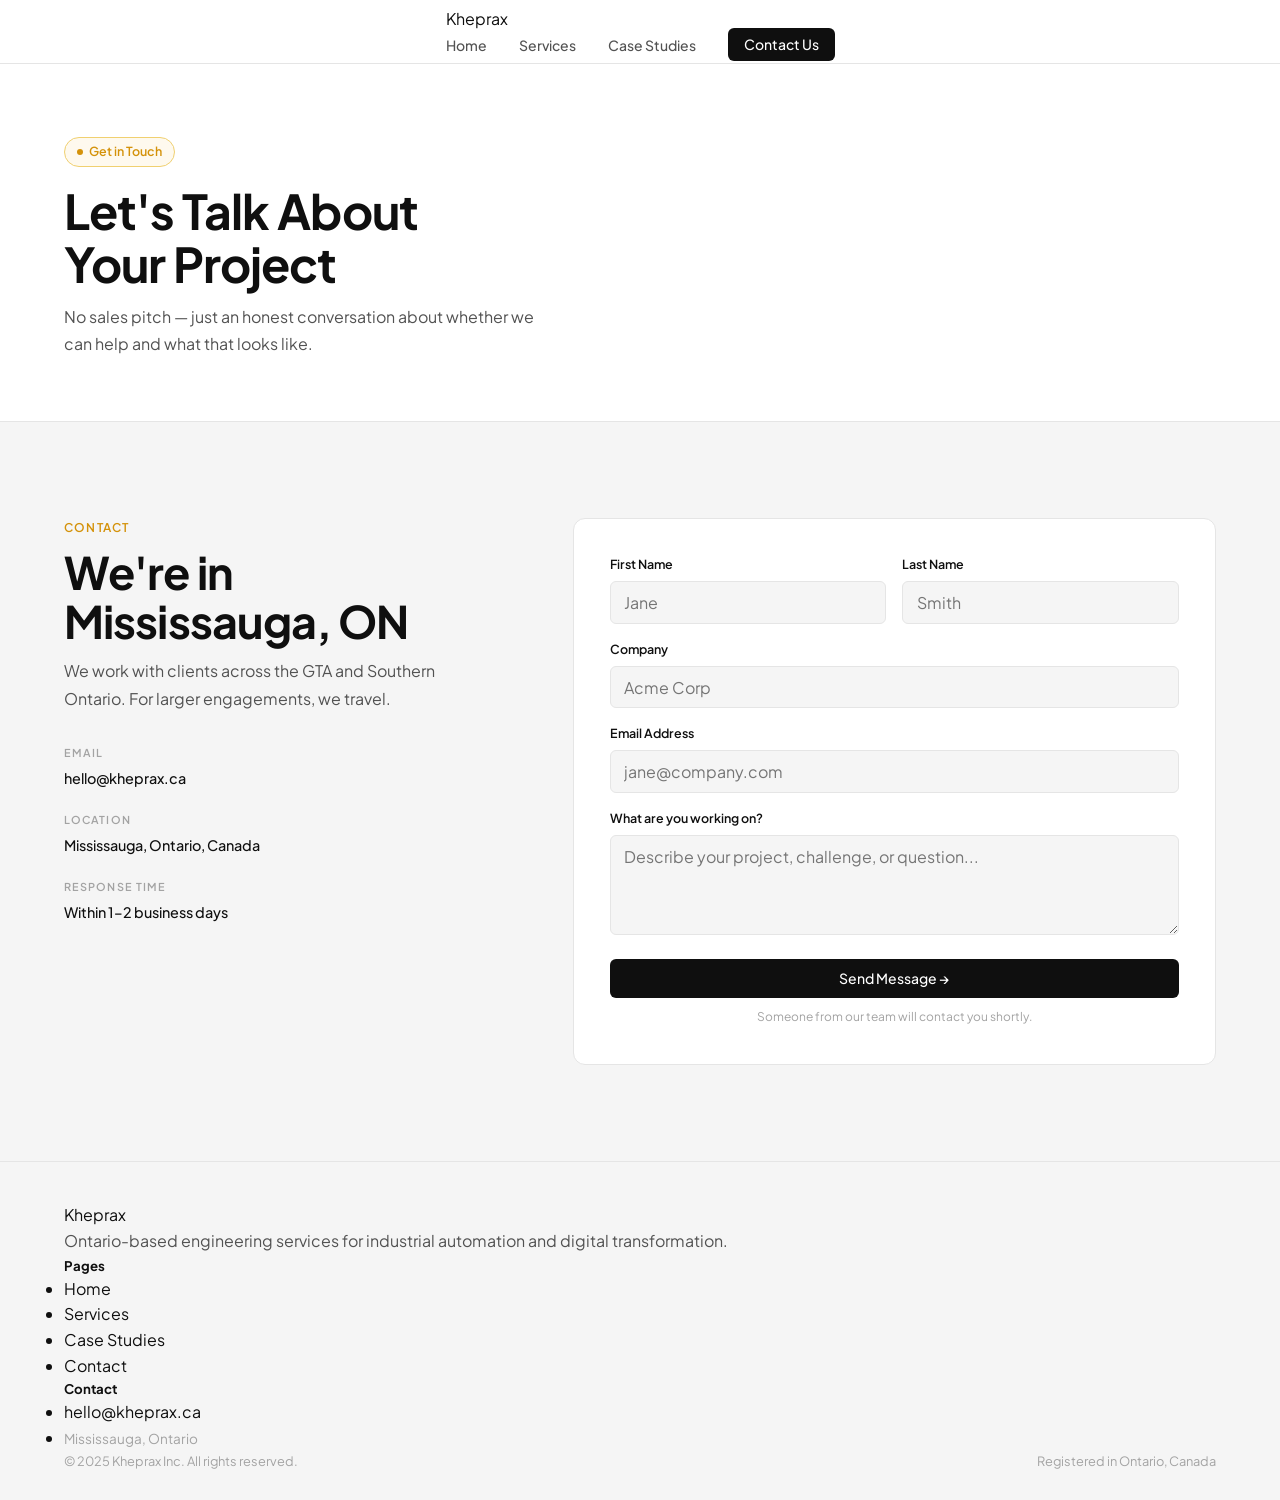
<file: contact.html>
<!DOCTYPE html>
<html lang="en">
<head>
  <meta charset="UTF-8" />
  <meta name="viewport" content="width=device-width, initial-scale=1.0" />
  <title>Contact — Kheprax</title>
  <link rel="stylesheet" href="css/style.css" />
  <link rel="icon" href="data:image/svg+xml,<svg xmlns='http://www.w3.org/2000/svg' viewBox='0 0 32 32'><rect width='32' height='32' fill='%230f0f0f'/><text y='23' x='5' font-size='20' fill='%23d4920a' font-family='sans-serif' font-weight='700'>K</text></svg>" />
</head>
<body class="page">

  <nav>
    <div class="container">
      <a href="index.html" class="nav-logo">Khep<span>r</span>ax</a>
      <ul class="nav-links">
        <li><a href="index.html">Home</a></li>
        <li><a href="services.html">Services</a></li>
        <li><a href="case-studies.html">Case Studies</a></li>
        <li><a href="contact.html" class="nav-cta">Contact Us</a></li>
      </ul>
      <button class="nav-toggle" aria-label="Toggle menu"><span></span><span></span><span></span></button>
    </div>
  </nav>

  <section class="page-hero">
    <div class="container">
      <span class="badge">Get in Touch</span>
      <h1>Let's Talk About<br>Your Project</h1>
      <p>No sales pitch — just an honest conversation about whether we can help and what that looks like.</p>
    </div>
  </section>

  <section class="contact-section">
    <div class="container">
      <div class="contact-grid">
        <div class="contact-info">
          <span class="section-label">Contact</span>
          <h2>We're in Mississauga, ON</h2>
          <p style="margin-top:0.75rem;">We work with clients across the GTA and Southern Ontario. For larger engagements, we travel.</p>
          <div class="contact-detail">
            <div class="contact-detail-item">
              <label>Email</label>
              <a href="mailto:hello@kheprax.ca">hello@kheprax.ca</a>
            </div>
            <div class="contact-detail-item">
              <label>Location</label>
              <span>Mississauga, Ontario, Canada</span>
            </div>
            <div class="contact-detail-item">
              <label>Response Time</label>
              <span>Within 1–2 business days</span>
            </div>
          </div>
        </div>

        <div class="contact-form">
          <form action="https://api.web3forms.com/submit" method="POST">
            <input type="hidden" name="access_key" value="42f8510c-a3cb-465c-9849-45fc1cf6a540" />
            <input type="hidden" name="subject" value="New Contact Form Submission — Kheprax" />
            <input type="hidden" name="from_name" value="Kheprax Contact Form" />
            <input type="hidden" name="redirect" value="https://kheprax.ca/thank-you.html" />
            <div class="form-row">
              <div class="form-group">
                <label for="first_name">First Name</label>
                <input type="text" id="first_name" name="first_name" placeholder="Jane" required />
              </div>
              <div class="form-group">
                <label for="last_name">Last Name</label>
                <input type="text" id="last_name" name="last_name" placeholder="Smith" required />
              </div>
            </div>
            <div class="form-group">
              <label for="company">Company</label>
              <input type="text" id="company" name="company" placeholder="Acme Corp" />
            </div>
            <div class="form-group">
              <label for="email">Email Address</label>
              <input type="email" id="email" name="email" placeholder="jane@company.com" required />
            </div>
            <div class="form-group">
              <label for="message">What are you working on?</label>
              <textarea id="message" name="message" placeholder="Describe your project, challenge, or question..." required></textarea>
            </div>
            <button type="submit" class="btn btn-primary form-submit">Send Message →</button>
            <p class="form-note">Someone from our team will contact you shortly.</p>
          </form>
        </div>
      </div>
    </div>
  </section>

  <footer>
    <div class="container">
      <div class="footer-top">
        <div>
          <div class="footer-logo">Khep<span>r</span>ax</div>
          <p class="footer-desc">Ontario-based engineering services for industrial automation and digital transformation.</p>
        </div>
        <div class="footer-links">
          <h5>Pages</h5>
          <ul>
            <li><a href="index.html">Home</a></li>
            <li><a href="services.html">Services</a></li>
            <li><a href="case-studies.html">Case Studies</a></li>
            <li><a href="contact.html">Contact</a></li>
          </ul>
        </div>
        <div class="footer-links">
          <h5>Contact</h5>
          <ul>
            <li><a href="mailto:hello@kheprax.ca">hello@kheprax.ca</a></li>
            <li><span style="color:var(--gray-400);font-size:0.85rem;">Mississauga, Ontario</span></li>
          </ul>
        </div>
      </div>
      <div class="footer-bottom">
        <p>© 2025 Kheprax Inc. All rights reserved.</p>
        <p>Registered in Ontario, Canada</p>
      </div>
    </div>
  </footer>

  <script src="js/main.js"></script>
</body>
</html>
</file>
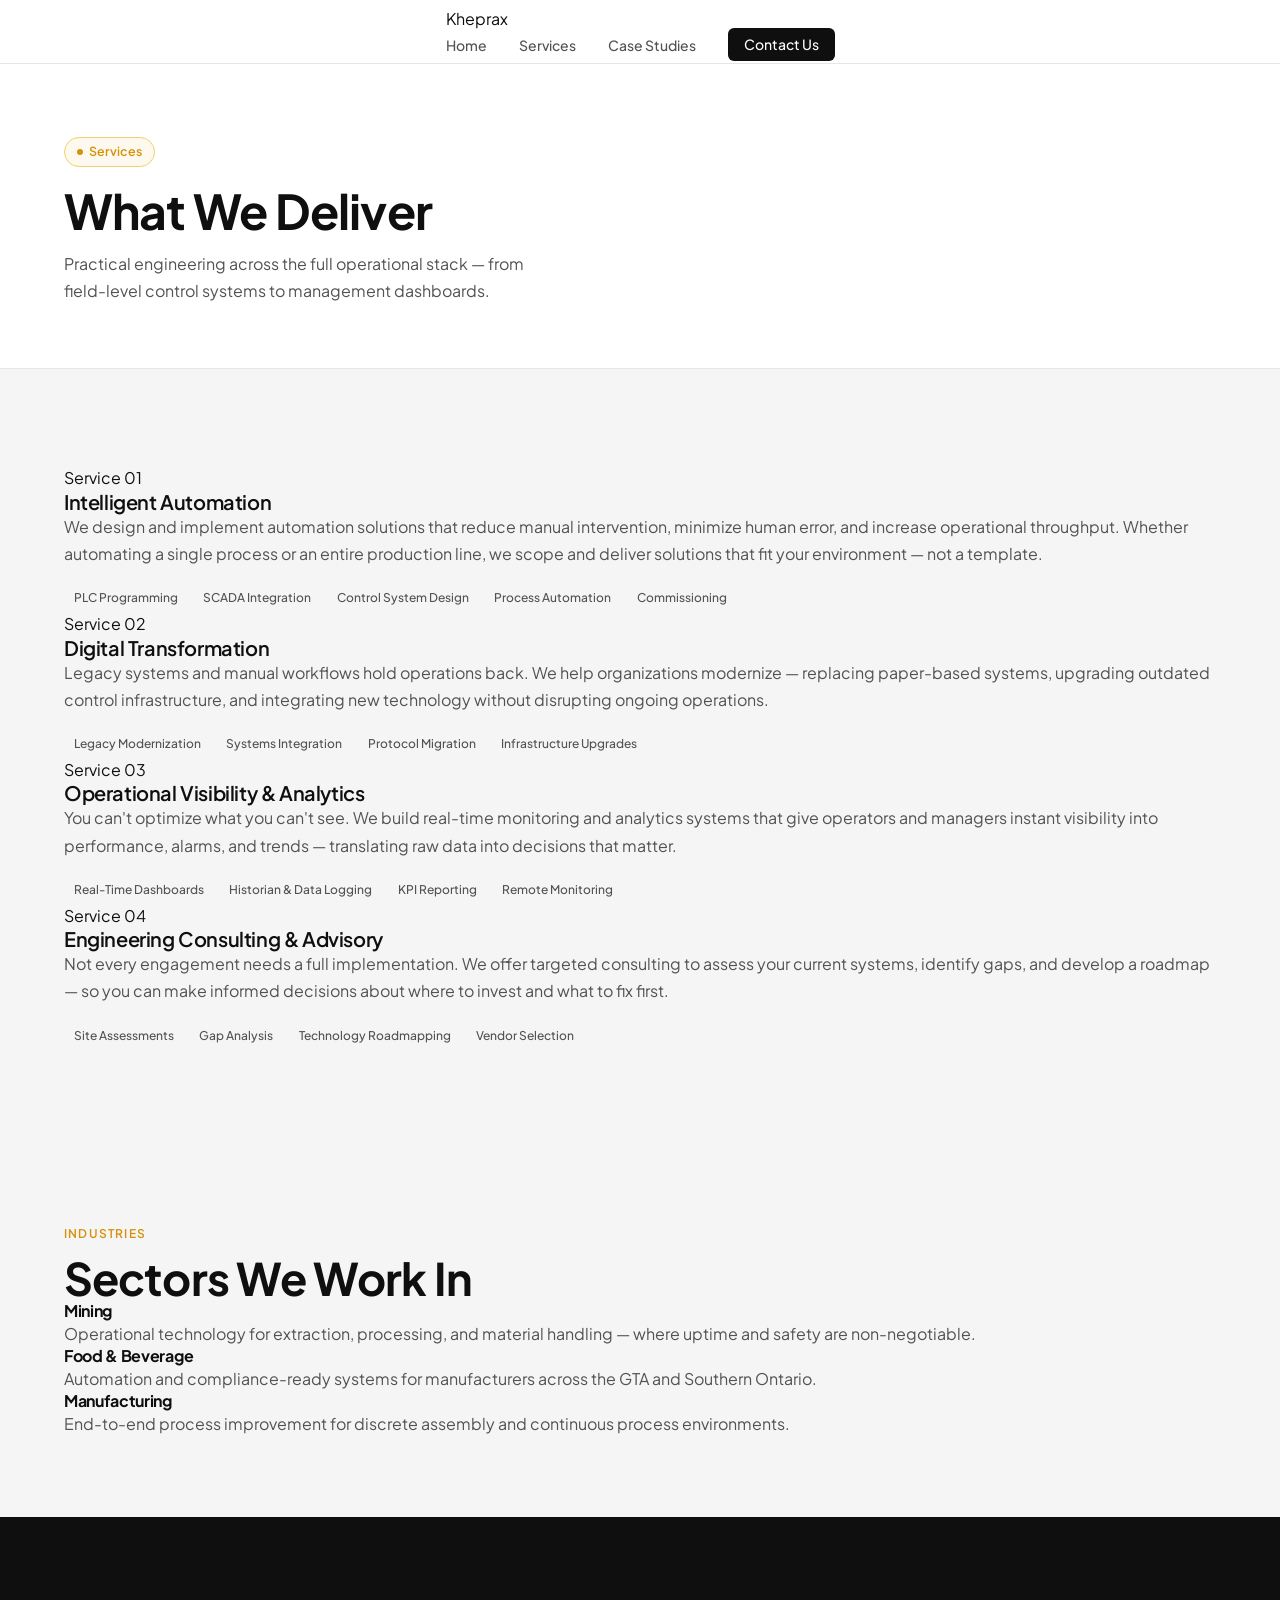
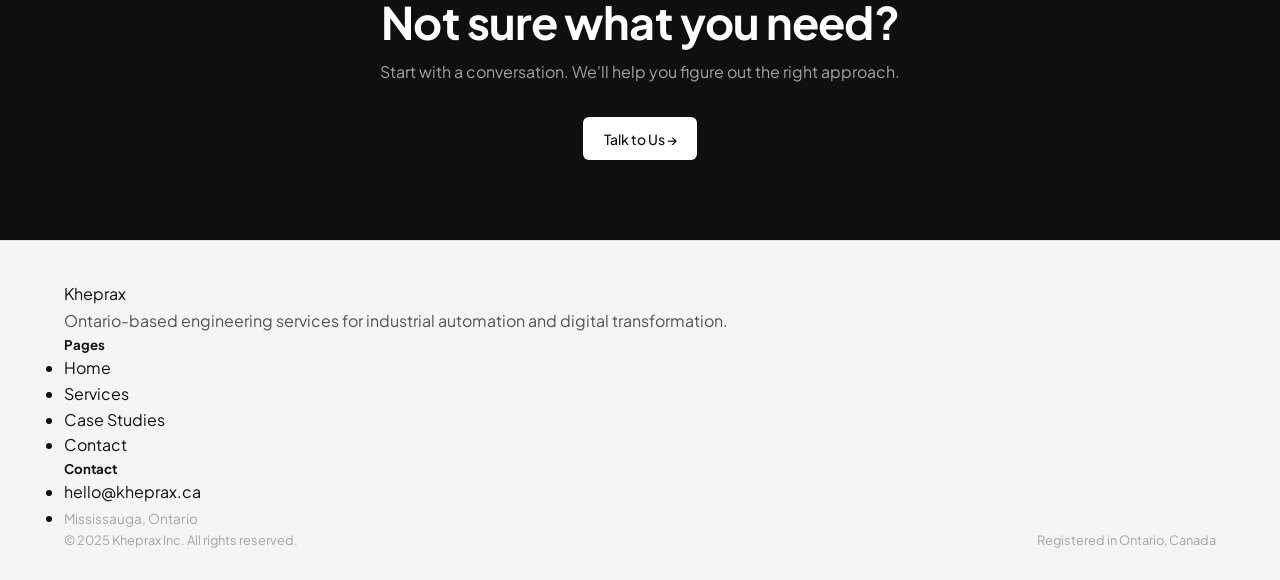
<file: services.html>
<!DOCTYPE html>
<html lang="en">
<head>
  <meta charset="UTF-8" />
  <meta name="viewport" content="width=device-width, initial-scale=1.0" />
  <title>Services — Kheprax</title>
  <link rel="stylesheet" href="css/style.css" />
  <link rel="icon" href="data:image/svg+xml,<svg xmlns='http://www.w3.org/2000/svg' viewBox='0 0 32 32'><rect width='32' height='32' fill='%230f0f0f'/><text y='23' x='5' font-size='20' fill='%23d4920a' font-family='sans-serif' font-weight='700'>K</text></svg>" />
</head>
<body class="page">

  <nav>
    <div class="container">
      <a href="index.html" class="nav-logo">Khep<span>r</span>ax</a>
      <ul class="nav-links">
        <li><a href="index.html">Home</a></li>
        <li><a href="services.html">Services</a></li>
        <li><a href="case-studies.html">Case Studies</a></li>
        <li><a href="contact.html" class="nav-cta">Contact Us</a></li>
      </ul>
      <button class="nav-toggle" aria-label="Toggle menu"><span></span><span></span><span></span></button>
    </div>
  </nav>

  <section class="page-hero">
    <div class="container">
      <span class="badge">Services</span>
      <h1>What We Deliver</h1>
      <p>Practical engineering across the full operational stack — from field-level control systems to management dashboards.</p>
    </div>
  </section>

  <section class="services-full">
    <div class="container">
      <div class="service-row">
        <div class="service-row-num">Service 01</div>
        <div>
          <h3>Intelligent Automation</h3>
          <p>We design and implement automation solutions that reduce manual intervention, minimize human error, and increase operational throughput. Whether automating a single process or an entire production line, we scope and deliver solutions that fit your environment — not a template.</p>
          <div class="service-tags">
            <span class="tag">PLC Programming</span>
            <span class="tag">SCADA Integration</span>
            <span class="tag">Control System Design</span>
            <span class="tag">Process Automation</span>
            <span class="tag">Commissioning</span>
          </div>
        </div>
      </div>

      <div class="service-row">
        <div class="service-row-num">Service 02</div>
        <div>
          <h3>Digital Transformation</h3>
          <p>Legacy systems and manual workflows hold operations back. We help organizations modernize — replacing paper-based systems, upgrading outdated control infrastructure, and integrating new technology without disrupting ongoing operations.</p>
          <div class="service-tags">
            <span class="tag">Legacy Modernization</span>
            <span class="tag">Systems Integration</span>
            <span class="tag">Protocol Migration</span>
            <span class="tag">Infrastructure Upgrades</span>
          </div>
        </div>
      </div>

      <div class="service-row">
        <div class="service-row-num">Service 03</div>
        <div>
          <h3>Operational Visibility & Analytics</h3>
          <p>You can't optimize what you can't see. We build real-time monitoring and analytics systems that give operators and managers instant visibility into performance, alarms, and trends — translating raw data into decisions that matter.</p>
          <div class="service-tags">
            <span class="tag">Real-Time Dashboards</span>
            <span class="tag">Historian & Data Logging</span>
            <span class="tag">KPI Reporting</span>
            <span class="tag">Remote Monitoring</span>
          </div>
        </div>
      </div>

      <div class="service-row">
        <div class="service-row-num">Service 04</div>
        <div>
          <h3>Engineering Consulting & Advisory</h3>
          <p>Not every engagement needs a full implementation. We offer targeted consulting to assess your current systems, identify gaps, and develop a roadmap — so you can make informed decisions about where to invest and what to fix first.</p>
          <div class="service-tags">
            <span class="tag">Site Assessments</span>
            <span class="tag">Gap Analysis</span>
            <span class="tag">Technology Roadmapping</span>
            <span class="tag">Vendor Selection</span>
          </div>
        </div>
      </div>
    </div>
  </section>

  <section class="industries">
    <div class="container">
      <span class="section-label">Industries</span>
      <h2>Sectors We Work In</h2>
      <div class="industries-grid">
        <div class="industry-card">
          <h4>Mining</h4>
          <p>Operational technology for extraction, processing, and material handling — where uptime and safety are non-negotiable.</p>
        </div>
        <div class="industry-card">
          <h4>Food & Beverage</h4>
          <p>Automation and compliance-ready systems for manufacturers across the GTA and Southern Ontario.</p>
        </div>
        <div class="industry-card">
          <h4>Manufacturing</h4>
          <p>End-to-end process improvement for discrete assembly and continuous process environments.</p>
        </div>
      </div>
    </div>
  </section>

  <section class="cta-strip">
    <div class="container">
      <h2>Not sure what you need?</h2>
      <p>Start with a conversation. We'll help you figure out the right approach.</p>
      <a href="contact.html" class="btn btn-white">Talk to Us →</a>
    </div>
  </section>

  <footer>
    <div class="container">
      <div class="footer-top">
        <div>
          <div class="footer-logo">Khep<span>r</span>ax</div>
          <p class="footer-desc">Ontario-based engineering services for industrial automation and digital transformation.</p>
        </div>
        <div class="footer-links">
          <h5>Pages</h5>
          <ul>
            <li><a href="index.html">Home</a></li>
            <li><a href="services.html">Services</a></li>
            <li><a href="case-studies.html">Case Studies</a></li>
            <li><a href="contact.html">Contact</a></li>
          </ul>
        </div>
        <div class="footer-links">
          <h5>Contact</h5>
          <ul>
            <li><a href="mailto:hello@kheprax.ca">hello@kheprax.ca</a></li>
            <li><span style="color:var(--gray-400);font-size:0.85rem;">Mississauga, Ontario</span></li>
          </ul>
        </div>
      </div>
      <div class="footer-bottom">
        <p>© 2025 Kheprax Inc. All rights reserved.</p>
        <p>Registered in Ontario, Canada</p>
      </div>
    </div>
  </footer>

  <script src="js/main.js"></script>
</body>
</html>
</file>
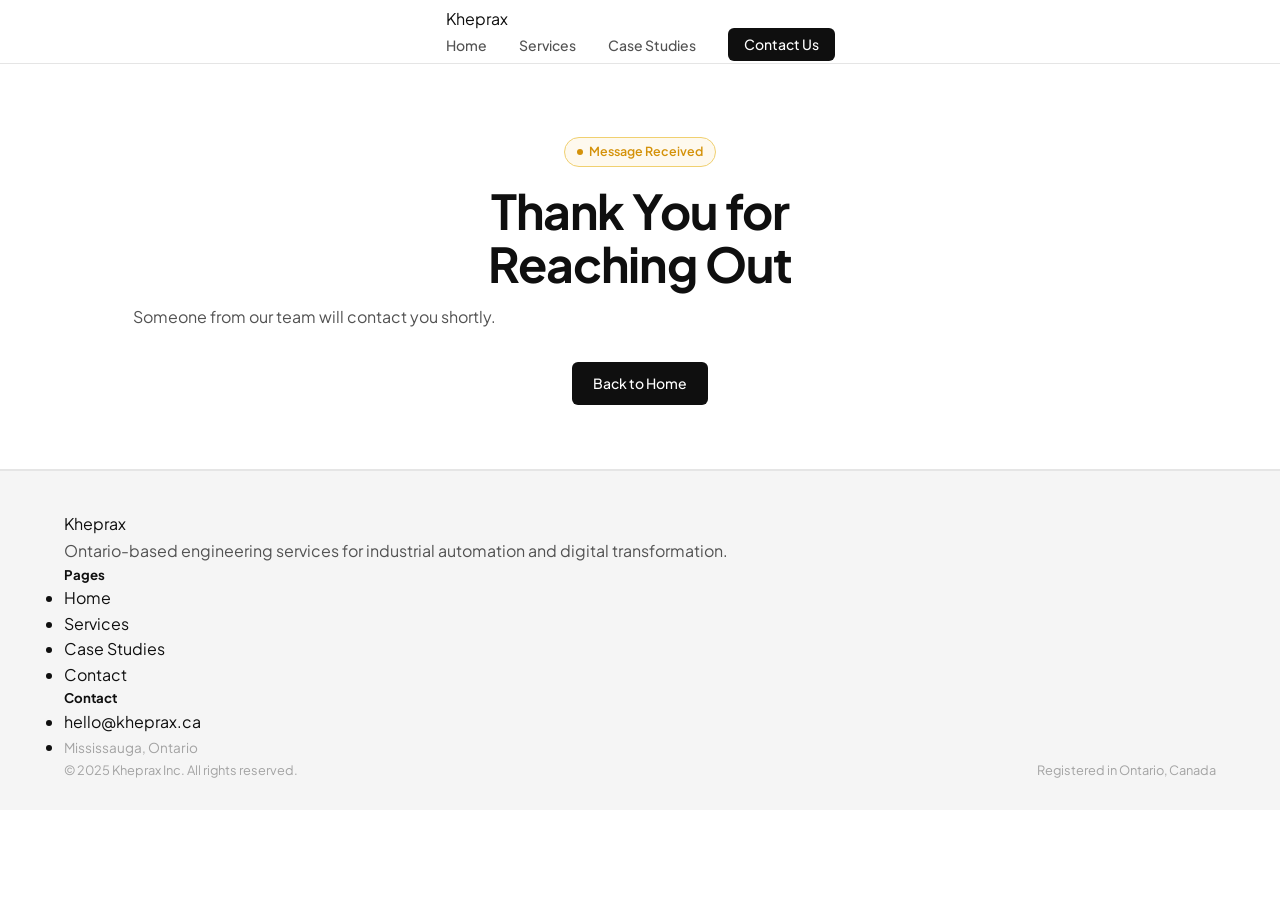
<file: thank-you.html>
<!DOCTYPE html>
<html lang="en">
<head>
  <meta charset="UTF-8" />
  <meta name="viewport" content="width=device-width, initial-scale=1.0" />
  <title>Thank You — Kheprax</title>
  <link rel="stylesheet" href="css/style.css" />
  <link rel="icon" href="data:image/svg+xml,<svg xmlns='http://www.w3.org/2000/svg' viewBox='0 0 32 32'><rect width='32' height='32' fill='%230f0f0f'/><text y='23' x='5' font-size='20' fill='%23d4920a' font-family='sans-serif' font-weight='700'>K</text></svg>" />
</head>
<body class="page">

  <nav>
    <div class="container">
      <a href="index.html" class="nav-logo">Khep<span>r</span>ax</a>
      <ul class="nav-links">
        <li><a href="index.html">Home</a></li>
        <li><a href="services.html">Services</a></li>
        <li><a href="case-studies.html">Case Studies</a></li>
        <li><a href="contact.html" class="nav-cta">Contact Us</a></li>
      </ul>
      <button class="nav-toggle" aria-label="Toggle menu"><span></span><span></span><span></span></button>
    </div>
  </nav>

  <section class="page-hero" style="text-align:center;">
    <div class="container">
      <span class="badge">Message Received</span>
      <h1>Thank You for<br>Reaching Out</h1>
      <p>Someone from our team will contact you shortly.</p>
      <a href="index.html" class="btn btn-primary" style="margin-top:2rem;display:inline-block;">Back to Home</a>
    </div>
  </section>

  <footer>
    <div class="container">
      <div class="footer-top">
        <div>
          <div class="footer-logo">Khep<span>r</span>ax</div>
          <p class="footer-desc">Ontario-based engineering services for industrial automation and digital transformation.</p>
        </div>
        <div class="footer-links">
          <h5>Pages</h5>
          <ul>
            <li><a href="index.html">Home</a></li>
            <li><a href="services.html">Services</a></li>
            <li><a href="case-studies.html">Case Studies</a></li>
            <li><a href="contact.html">Contact</a></li>
          </ul>
        </div>
        <div class="footer-links">
          <h5>Contact</h5>
          <ul>
            <li><a href="mailto:hello@kheprax.ca">hello@kheprax.ca</a></li>
            <li><span style="color:var(--gray-400);font-size:0.85rem;">Mississauga, Ontario</span></li>
          </ul>
        </div>
      </div>
      <div class="footer-bottom">
        <p>© 2025 Kheprax Inc. All rights reserved.</p>
        <p>Registered in Ontario, Canada</p>
      </div>
    </div>
  </footer>

  <script src="js/main.js"></script>
</body>
</html>
</file>
<file: css/style.css>
@import url('https://fonts.googleapis.com/css2?family=Plus+Jakarta+Sans:wght@300;400;500;600;700&display=swap');

:root {
  --amber:    #d4920a;
  --amber-lt: #f5b730;
  --amber-bg: #fef9ee;
  --black:    #0f0f0f;
  --gray-900: #1a1a1a;
  --gray-600: #525252;
  --gray-400: #a3a3a3;
  --gray-200: #e5e5e5;
  --gray-100: #f5f5f5;
  --white:    #ffffff;
  --gray-300:     #d4d4d4;
  --amber-dark:   #b87d08;
  --amber-border: #f0d070;
  --amber-shadow: rgba(212,146,10,0.15);
  --nav-h:    64px;
}

*, *::before, *::after { box-sizing: border-box; margin: 0; padding: 0; }
html { scroll-behavior: smooth; }

body {
  font-family: 'Plus Jakarta Sans', sans-serif;
  font-weight: 400;
  background: var(--white);
  color: var(--black);
  line-height: 1.6;
  -webkit-font-smoothing: antialiased;
}

h1, h2, h3, h4 { font-weight: 700; line-height: 1.1; letter-spacing: -0.02em; }
h1 { font-size: clamp(2rem, 7vw, 5rem); }
h2 { font-size: clamp(1.6rem, 3.5vw, 2.8rem); }
h3 { font-size: 1.25rem; font-weight: 600; }
p  { color: var(--gray-600); line-height: 1.7; }
a  { color: inherit; text-decoration: none; }

.container { max-width: 1760px; margin: 0 auto; padding: 0 clamp(1.5rem, 5%, 6rem); }
section { padding: 96px 0; }
[id] { scroll-margin-top: var(--nav-h); }

/* NAV */
nav {
  position: fixed; top: 0; left: 0; right: 0;
  z-index: 1000;
  min-height: var(--nav-h);
  background: rgba(255,255,255,0.85);
  backdrop-filter: blur(12px);
  -webkit-backdrop-filter: blur(12px);
  border-bottom: 1px solid var(--gray-200);
  display: flex; align-items: center;
}
.nav-inner {
  max-width: 1760px; margin: 0 auto; width: 100%;
  padding: 18px clamp(1.25rem, 4%, 5rem);
  display: flex; align-items: center; justify-content: space-between; gap: 32px;
}

/* Wordmark / Logo */
.wordmark { display: flex; align-items: baseline; gap: 10px; text-decoration: none; color: var(--black); }
.wordmark-glyph {
  width: 18px; height: 18px; position: relative; transform: translateY(3px); flex-shrink: 0;
}
.wordmark-glyph::before, .wordmark-glyph::after {
  content: ""; position: absolute; inset: 0;
}
.wordmark-glyph::before { background: var(--amber); clip-path: polygon(50% 0, 100% 50%, 50% 100%, 0 50%); }
.wordmark-glyph::after  { background: var(--black); clip-path: polygon(50% 20%, 80% 50%, 50% 80%, 20% 50%); }
.wordmark-text { font-weight: 600; font-size: 17px; letter-spacing: 0.18em; }
.wordmark-tm { font-family: ui-monospace, Menlo, monospace; font-size: 10px; color: var(--gray-400); letter-spacing: 0.05em; margin-left: 2px; }
.amber-r { color: var(--amber); }

.nav-links { display: flex; align-items: center; gap: 2rem; list-style: none; }
.nav-links a { font-size: 0.875rem; font-weight: 500; color: var(--gray-600); transition: color 0.15s; }
.nav-links a:hover, .nav-links a.active { color: var(--black); }

.nav-cta {
  background: var(--black) !important; color: var(--white) !important;
  padding: 0.45rem 1rem !important; border-radius: 6px;
  font-size: 0.875rem !important; font-weight: 500 !important;
  transition: background 0.15s !important;
}
.nav-cta:hover { background: var(--amber) !important; }

.nav-toggle { display: none; flex-direction: column; gap: 5px; background: none; border: none; cursor: pointer; padding: 4px; }
.nav-toggle span { display: block; width: 22px; height: 1.5px; background: var(--black); transition: all 0.3s; }

/* BUTTONS */
.btn {
  display: inline-flex; align-items: center; gap: 0.4rem;
  padding: 0.65rem 1.3rem;
  font-family: 'Plus Jakarta Sans', sans-serif;
  font-size: 0.875rem; font-weight: 500;
  border-radius: 6px; border: none; cursor: pointer; transition: all 0.15s;
}
.btn-primary { background: var(--black); color: var(--white); }
.btn-primary:hover { background: var(--amber); }
.btn-amber { background: var(--amber); color: var(--white); }
.btn-amber:hover { background: var(--amber-dark); }
.btn-ghost { background: transparent; color: var(--black); border: 1px solid var(--gray-200); }
.btn-ghost:hover { border-color: var(--black); }
.btn-white { background: var(--white); color: var(--black); }
.btn-white:hover { background: var(--gray-100); }

/* BADGE */
.badge {
  display: inline-flex; align-items: center; gap: 0.4rem;
  font-size: 0.78rem; font-weight: 600;
  background: var(--amber-bg); color: var(--amber);
  border: 1px solid var(--amber-border);
  padding: 0.28rem 0.75rem; border-radius: 999px;
}
.badge::before { content: ''; width: 6px; height: 6px; background: var(--amber); border-radius: 50%; display: block; }

/* SECTION LABEL */
.section-label {
  font-size: 0.75rem; font-weight: 600; letter-spacing: 0.1em;
  text-transform: uppercase; color: var(--amber); display: block; margin-bottom: 0.6rem;
}

/* HERO */
.hero {
  min-height: 100svh; display: flex; align-items: center;
  padding-top: var(--nav-h); background: var(--white);
  position: relative; overflow: hidden;
}

.hero-bg {
  position: absolute; inset: 0;
  background-image:
    linear-gradient(var(--gray-200) 1px, transparent 1px),
    linear-gradient(90deg, var(--gray-200) 1px, transparent 1px);
  background-size: 56px 56px;
  opacity: 0.5;
  mask-image: linear-gradient(to right, black 0%, rgba(0,0,0,0.7) 14%, transparent 32%, transparent 68%, rgba(0,0,0,0.7) 86%, black 100%);
  -webkit-mask-image: linear-gradient(to right, black 0%, rgba(0,0,0,0.7) 14%, transparent 32%, transparent 68%, rgba(0,0,0,0.7) 86%, black 100%);
}

.hero-text {
  position: relative; z-index: 2;
  max-width: 1760px; margin: 0 auto;
  padding: 4rem clamp(1.5rem, 5%, 6rem);
  width: 100%;
}

.hero-content {
  position: relative; text-align: left;
  max-width: 520px;
  animation: heroIn 0.6s ease both;
}

@keyframes heroIn {
  from { opacity: 0; transform: translateY(18px); }
  to   { opacity: 1; transform: none; }
}

.hero-content h1 { margin-bottom: 1.25rem; animation: heroIn 0.6s 0.12s ease both; opacity: 0; animation-fill-mode: forwards; }
.hero-sub {
  font-size: 1.1rem; color: var(--gray-600);
  max-width: 500px; margin: 0 0 2rem;
  animation: heroIn 0.6s 0.2s ease both; opacity: 0; animation-fill-mode: forwards;
}

.hero-content h1 em {
  font-style: normal;
  background: linear-gradient(130deg, var(--amber), var(--amber-lt));
  -webkit-background-clip: text; -webkit-text-fill-color: transparent; background-clip: text;
}

.hero-divider {
  width: 1px; height: 40px; background: var(--gray-200);
  margin: 3rem 0 2.5rem;
  animation: heroIn 0.6s 0.35s ease both; opacity: 0; animation-fill-mode: forwards;
}

.hero-industries {
  display: flex; flex-direction: column; gap: 0.6rem; align-items: flex-start;
  animation: heroIn 0.6s 0.4s ease both; opacity: 0; animation-fill-mode: forwards;
}
.hero-industries-label { font-size: 0.75rem; color: var(--gray-400); font-weight: 500; letter-spacing: 0.05em; text-transform: uppercase; }
.hero-industries-list { display: flex; gap: 1.5rem; align-items: center; flex-wrap: wrap; row-gap: 0.4rem; }
.hero-industries-list span { font-size: 0.875rem; color: var(--gray-600); font-weight: 500; }

/* Animation panel — full-bleed behind hero text */
.anim-wrap {
  position: absolute; inset: 0;
  width: 100%; height: 100%;
  overflow: hidden;
  pointer-events: none;
  opacity: 0;
  animation: heroIn 1s 0.5s ease-out forwards;
}
.anim-wrap::after {
  content: '';
  position: absolute; inset: 0;
  background: linear-gradient(
    to right,
    white 0%,
    rgba(255,255,255,0.85) 14%,
    transparent 30%,
    transparent 70%,
    rgba(255,255,255,0.85) 86%,
    white 100%
  );
  pointer-events: none;
}
.anim-wrap svg {
  width: 100%; height: 100%; display: block;
}
/* Fluid rightward shift as viewport narrows — prevents cubes overlapping text */
@media (min-width: 1025px) {
  .anim-wrap svg {
    transform: translateX(clamp(0px, calc((1400px - 100vw) * 0.45), 220px));
  }
}

/* Phase stepper */
.anim-labels {
  position: absolute;
  top: 50%; right: clamp(1.5rem, 5%, 4rem);
  transform: translateY(-50%);
  z-index: 4;
  display: flex; flex-direction: column; gap: 1.4rem;
  padding: 1.1rem 1rem 1.1rem 1rem;
  background: rgba(255, 255, 255, 0.62);
  backdrop-filter: blur(6px);
  -webkit-backdrop-filter: blur(6px);
  border-radius: 10px;
}
.anim-labels::before {
  content: '';
  position: absolute;
  /* center on the 9px nodes: padding-left(1rem≈16px) + 4px = ~20px */
  left: calc(1rem + 4px); top: 1.1rem; bottom: 1.1rem;
  width: 1px;
  background: rgba(212, 146, 10, 0.25);
}
.anim-traveler {
  position: absolute;
  /* align with node left edge */
  left: 1rem; top: 0;
  width: 9px; height: 9px;
  border-radius: 50%;
  background: var(--amber-lt);
  box-shadow: 0 0 10px 4px rgba(245, 183, 48, 0.55);
  pointer-events: none;
  z-index: 1;
}
.anim-step {
  display: flex; align-items: center; gap: 10px;
  opacity: 0.35;
  transition: opacity 0.45s ease;
}
.anim-step.active { opacity: 1; }
.anim-step-node {
  width: 9px; height: 9px; border-radius: 50%;
  border: none; background: transparent; flex-shrink: 0;
}
.anim-step-text {
  font-size: 0.68rem; font-weight: 600;
  letter-spacing: 0.1em; text-transform: uppercase;
  color: var(--gray-400); white-space: nowrap;
  transition: color 0.4s;
}
.anim-step.active .anim-step-text { color: var(--amber-dark); }

/* Cube initial positions — GSAP overrides these at runtime */
.c { transform: translate(var(--sx), var(--sy)); }
.final-halo { transform-origin: 600px 380px; }

/* SERVICES */
.services { background: var(--gray-100); }

.section-header { margin-bottom: 3rem; }
.section-header h2 { margin-bottom: 0.75rem; }
.section-header p { max-width: 460px; }

.services-grid { display: grid; grid-template-columns: repeat(3, 1fr); gap: 1rem; }

.service-card {
  background: var(--white); border: 1px solid var(--gray-200);
  border-radius: 10px; padding: 1.75rem;
  transition: border-color 0.2s, box-shadow 0.2s, transform 0.2s;
}
.service-card:hover {
  border-color: var(--amber);
  box-shadow: 0 4px 20px var(--amber-shadow);
  transform: translateY(-2px);
}

.service-icon-wrap {
  width: 38px; height: 38px;
  background: var(--amber-bg); border-radius: 8px;
  display: flex; align-items: center; justify-content: center;
  margin-bottom: 1.1rem; color: var(--amber);
}
.service-card h3 { font-size: 1rem; margin-bottom: 0.5rem; }
.service-card p { font-size: 0.875rem; }

/* WHY */
.why { background: var(--white); }
.why-grid { display: grid; grid-template-columns: 1fr 1fr; gap: 5rem; align-items: center; }

.why-points { display: flex; flex-direction: column; gap: 0.75rem; margin-top: 2rem; }

.why-point {
  display: flex; gap: 0.9rem; align-items: flex-start;
  padding: 1.1rem; border: 1px solid var(--gray-200); border-radius: 8px;
  transition: border-color 0.2s, background 0.2s;
}
.why-point:hover { border-color: var(--amber); background: var(--amber-bg); }

.why-point-icon {
  width: 30px; height: 30px; flex-shrink: 0;
  background: var(--amber-bg); border-radius: 6px;
  display: flex; align-items: center; justify-content: center;
  color: var(--amber); font-size: 0.85rem;
}
.why-point h4 { font-size: 0.875rem; font-weight: 600; margin-bottom: 0.15rem; }
.why-point p { font-size: 0.825rem; }

.why-visual {
  background: var(--gray-100); border: 1px solid var(--gray-200);
  border-radius: 12px; padding: 2rem; position: relative; overflow: hidden;
}
.why-visual::before {
  content: ''; position: absolute; top: 0; left: 0; right: 0; height: 3px;
  background: linear-gradient(90deg, var(--amber), var(--amber-lt));
}
.why-visual-title { font-size: 0.78rem; font-weight: 600; color: var(--gray-400); text-transform: uppercase; letter-spacing: 0.1em; margin-bottom: 1.5rem; }

.metric-row { display: flex; justify-content: space-between; align-items: center; padding: 0.9rem 0; border-bottom: 1px solid var(--gray-200); }
.metric-row:last-child { border-bottom: none; }
.metric-label { font-size: 0.85rem; color: var(--gray-600); }
.metric-val { font-size: 0.875rem; font-weight: 600; color: var(--black); display: flex; align-items: center; gap: 0.4rem; }
.dot { width: 7px; height: 7px; background: var(--amber); border-radius: 50%; display: inline-block; }

/* CTA STRIP */
.cta-strip { background: var(--black); padding: 80px 0; text-align: center; }
.cta-strip h2 { color: var(--white); margin-bottom: 0.75rem; }
.cta-strip p { color: var(--gray-400); margin-bottom: 2rem; }

/* FOOTER */
footer { background: var(--gray-100); border-top: 1px solid var(--gray-200); padding: 40px 0 28px; }
.footer-inner { display: flex; align-items: center; justify-content: space-between; padding-bottom: 2rem; border-bottom: 1px solid var(--gray-200); margin-bottom: 1.25rem; }
.footer-wordmark { display: flex; align-items: baseline; gap: 10px; text-decoration: none; color: var(--black); }
.footer-wordmark-text { font-weight: 600; font-size: 22px; letter-spacing: 0.18em; }
.footer-linkedin { color: var(--gray-400); transition: color 0.15s; display: flex; align-items: center; }
.footer-linkedin:hover { color: #0077b5; }
.footer-bottom { display: flex; justify-content: space-between; flex-wrap: wrap; gap: 1rem; }
.footer-bottom p { font-size: 0.8rem; color: var(--gray-400); }

/* PAGE HERO (inner pages) */
.page-hero { background: var(--white); padding: 136px 0 64px; border-bottom: 1px solid var(--gray-200); }
.page-hero .badge { margin-bottom: 1.1rem; }
.page-hero h1 { margin-bottom: 0.75rem; font-size: clamp(2rem, 4vw, 3rem); }
.page-hero p { max-width: 500px; }

/* SERVICES */
.services-full { background: var(--gray-100); }

.service-cards-grid { display: grid; grid-template-columns: repeat(2, 1fr); gap: 1.25rem; }

.service-card-c {
  border: 1px solid var(--gray-200); border-radius: 10px;
  padding: 2rem;
  transition: border-color 0.2s, box-shadow 0.2s;
}
.service-card-c:hover { border-color: var(--amber); box-shadow: 0 4px 20px var(--amber-shadow); }
.service-card-c h3 { font-size: 1.1rem; margin-bottom: 0.6rem; }
.service-card-c p { font-size: 0.875rem; }

.service-tags { display: flex; flex-wrap: wrap; gap: 0.4rem; margin-top: 1.1rem; }
.tag { font-size: 0.75rem; font-weight: 500; padding: 0.22rem 0.6rem; background: var(--gray-100); color: var(--gray-600); border-radius: 4px; }

/* INDUSTRIES */
.industries { background: var(--gray-100); padding: 80px 0; }
.sector-pills { display: flex; flex-wrap: wrap; gap: 0.75rem; margin-top: 2rem; }
.sector-pill {
  font-size: 0.875rem; font-weight: 500;
  padding: 0.55rem 1.25rem;
  border: 1px solid var(--gray-200);
  border-radius: 999px;
  background: var(--white);
  color: var(--gray-600);
  transition: border-color 0.15s, color 0.15s, background 0.15s;
  cursor: default;
}
.sector-pill:hover { border-color: var(--amber); color: var(--black); background: var(--amber-bg); }

/* CASE STUDIES */
.case-studies-section { background: var(--white); }

.cs-carousel-outer {
  position: relative;
  display: flex;
  align-items: center;
  margin-top: 2.5rem;
}

.cs-carousel-viewport {
  overflow: hidden;
  width: 100%;
  padding: 1.5rem 0;
}

.cs-carousel-track {
  display: flex;
  gap: 1.5rem;
  transition: transform 0.4s cubic-bezier(0.25, 0.46, 0.45, 0.94);
  cursor: grab;
  user-select: none;
}
.cs-carousel-track.dragging {
  transition: none;
  cursor: grabbing;
}

.carousel-dots { display: flex; justify-content: center; gap: 0.5rem; margin-top: 1rem; padding-bottom: 0.5rem; }
.carousel-dot { width: 7px; height: 7px; border-radius: 50%; background: var(--gray-200); transition: background 0.2s; cursor: pointer; }
.carousel-dot.active { background: var(--amber); }

.cs-arrow {
  position: absolute;
  z-index: 10;
  width: 40px; height: 40px;
  border: 1px solid var(--gray-200); border-radius: 50%;
  background: var(--white); color: var(--black);
  font-size: 1rem; cursor: pointer;
  display: flex; align-items: center; justify-content: center;
  transition: border-color 0.15s, background 0.15s, opacity 0.15s;
  flex-shrink: 0;
}
.cs-arrow:hover { border-color: var(--amber); background: var(--amber-bg); }
.cs-arrow-left { left: 1rem; }
.cs-arrow-right { right: 1rem; }

.cs-card {
  border: 1px solid var(--gray-200); border-radius: 10px; overflow: hidden;
  cursor: pointer; flex-shrink: 0;
  width: 44%;
  opacity: 0.4;
  transform: scale(0.96);
  transition: opacity 0.4s ease, transform 0.4s ease, border-color 0.2s, box-shadow 0.2s;
  pointer-events: none;
}
.cs-card.cs-active {
  opacity: 1;
  transform: scale(1);
  pointer-events: auto;
}
.cs-card.cs-active:hover { border-color: var(--amber); box-shadow: 0 4px 20px var(--amber-shadow); }
.cs-card:hover { border-color: var(--amber); box-shadow: 0 4px 20px var(--amber-shadow); }
.cs-card.open { border-color: var(--amber); }

.cs-card-header { padding: 1.4rem; display: flex; justify-content: space-between; align-items: flex-start; gap: 1rem; }
.cs-industry { font-size: 0.7rem; font-weight: 600; letter-spacing: 0.1em; text-transform: uppercase; color: var(--amber); margin-bottom: 0.35rem; }
.cs-card-header h3 { font-size: 0.95rem; font-weight: 600; line-height: 1.3; }

.cs-toggle {
  width: 24px; height: 24px; flex-shrink: 0;
  border: 1px solid var(--gray-200); border-radius: 50%;
  display: flex; align-items: center; justify-content: center;
  font-size: 0.95rem; color: var(--gray-400); transition: all 0.2s; line-height: 1;
}
.cs-card.open .cs-toggle { background: var(--amber); border-color: var(--amber); color: var(--white); transform: rotate(45deg); }

.cs-card-body { max-height: 0; overflow: hidden; transition: max-height 0.4s ease; }
.cs-card.open .cs-card-body { max-height: 600px; }
.cs-card-body-inner { padding: 1.25rem 1.4rem 1.4rem; border-top: 1px solid var(--gray-200); }

.cs-meta { display: grid; grid-template-columns: 1fr 1fr; gap: 0.75rem; margin-bottom: 1.1rem; }
.cs-meta-item label { font-size: 0.65rem; font-weight: 600; letter-spacing: 0.1em; text-transform: uppercase; color: var(--gray-400); display: block; margin-bottom: 0.2rem; }
.cs-meta-item span { font-size: 0.825rem; font-weight: 500; color: var(--black); }
.cs-card-body p { font-size: 0.85rem; margin-bottom: 0.65rem; }
.cs-card-body p strong { color: var(--black); font-weight: 600; }
.cs-outcome { background: var(--amber-bg); border-left: 2px solid var(--amber); padding: 0.75rem 0.9rem; font-size: 0.83rem; color: var(--gray-900) !important; border-radius: 0 4px 4px 0; margin-top: 0.9rem; }

/* CONTACT */
.contact-section { background: var(--gray-100); }
.contact-grid { display: grid; grid-template-columns: 1fr 1.5fr; gap: 5rem; align-items: start; }
.contact-info h2 { margin-bottom: 0.75rem; }
.contact-detail { margin-top: 2rem; display: flex; flex-direction: column; gap: 1.25rem; }
.contact-detail-item label { font-size: 0.68rem; font-weight: 600; letter-spacing: 0.1em; text-transform: uppercase; color: var(--gray-400); display: block; margin-bottom: 0.25rem; }
.contact-detail-item a, .contact-detail-item span { font-size: 0.9rem; color: var(--black); font-weight: 500; }
.contact-detail-item a:hover { color: var(--amber); }

.contact-form { background: var(--white); border: 1px solid var(--gray-200); border-radius: 12px; padding: 2.25rem; }
.form-row { display: grid; grid-template-columns: 1fr 1fr; gap: 1rem; }
.form-group { display: flex; flex-direction: column; margin-bottom: 1rem; }
.form-group label { font-size: 0.78rem; font-weight: 600; color: var(--black); margin-bottom: 0.4rem; }
.form-group input, .form-group textarea, .form-group select {
  font-family: 'Plus Jakarta Sans', sans-serif; font-size: 1rem; color: var(--black);
  background: var(--gray-100); border: 1px solid var(--gray-200); border-radius: 6px;
  padding: 0.6rem 0.85rem; outline: none; transition: border-color 0.15s, background 0.15s; width: 100%;
}
.form-group input:focus, .form-group textarea:focus, .form-group select:focus { border-color: var(--amber); background: var(--white); }
.form-group textarea { resize: vertical; min-height: 100px; }
.form-submit { width: 100%; justify-content: center; margin-top: 0.5rem; }
.form-note { font-size: 0.75rem; color: var(--gray-400); margin-top: 0.6rem; text-align: center; }

.form-success {
  display: none;
  text-align: center;
  padding: 2.5rem 1rem;
}
.form-success.visible { display: block; }
.form-success h3 { margin-bottom: 0.5rem; }

/* RESPONSIVE */

/* Tablet */
@media (max-width: 1024px) {
  .hero-text { padding: 3rem 2rem; }
}

/* Large phone / small tablet */
@media (max-width: 860px) {
  section { padding: 64px 0; }
  .services-grid, .service-cards-grid, .why-grid, .contact-grid { grid-template-columns: 1fr; }
  .why-grid { gap: 2.5rem; }
  .contact-grid { gap: 2rem; }
  .cs-card { width: 78%; }
  .cs-arrow-left { left: 0.25rem; }
  .cs-arrow-right { right: 0.25rem; }
  /* Mobile nav */
  .nav-inner { padding: 14px 20px; }
  .nav-links {
    display: none;
    position: fixed; top: var(--nav-h); left: 0; right: 0;
    background: rgba(255,255,255,0.97);
    backdrop-filter: blur(12px);
    -webkit-backdrop-filter: blur(12px);
    flex-direction: column; gap: 0;
    border-bottom: 1px solid var(--gray-200);
  }
  .nav-links.open { display: flex; }
  .nav-links li { border-bottom: 1px solid var(--gray-200); }
  .nav-links a { display: block; padding: 0.9rem 1.5rem; }
  .nav-toggle { display: flex; }
  .form-row { grid-template-columns: 1fr; }
}

/* Phone */
@media (max-width: 480px) {
  section { padding: 48px 0; }
  .hero-text { padding: 14px 20px; }
  .cs-card { width: 88%; }
  .hero-industries-list { gap: 0.75rem; }
  .hero-sub { font-size: 1rem; }
}

/* Mobile — stacked layout + horizontal stepper */
@media (max-width: 1024px) {
  /* Hero becomes a column: text → animation */
  .hero {
    flex-direction: column;
    align-items: stretch;
    justify-content: flex-start;
    min-height: 100svh;
  }
  .hero-text {
    padding: 2rem 1.5rem 1rem;
    z-index: 2;
  }
  /* Animation block sits below the text, relative flow */
  .anim-wrap {
    position: relative;
    inset: auto;
    width: 100%;
    height: 72vw;
    min-height: 300px;
    max-height: 480px;
    flex-shrink: 0;
  }
  /* Fade bottom of animation into page bg */
  .anim-wrap::after {
    background: linear-gradient(
      to bottom,
      transparent 0%,
      transparent 60%,
      white 100%
    );
  }

  .anim-labels {
    top: auto; right: auto;
    bottom: 1.75rem; left: 50%;
    transform: translateX(-50%);
    flex-direction: row;
    gap: 1.5rem;
    padding: 0.55rem 1rem;
  }
  .anim-labels::before {
    top: calc(0.55rem + 4px);
    left: 1rem; right: 1rem;
    bottom: auto;
    width: auto; height: 1px;
  }
  .anim-traveler {
    top: 0.55rem;
    left: 1rem;
  }
  /* Extra bottom padding to reserve space for the active label */
  .anim-labels { padding-bottom: calc(0.55rem + 1.6rem); }
  .anim-step { flex-direction: column; gap: 0; }
  /* All texts sit in the same spot below the dots; only active one is visible */
  .anim-step-text {
    position: absolute;
    bottom: 0.4rem;
    left: 50%; transform: translateX(-50%);
    opacity: 0;
    pointer-events: none;
    transition: opacity 0.4s;
    font-size: 0.65rem;
  }
  .anim-step.active .anim-step-text { opacity: 1; }
}

/* Reduced motion — GSAP handles snap-to-final in JS; just ensure hero fades are instant */
@media (prefers-reduced-motion: reduce) {
  .anim-wrap { opacity: 1 !important; animation: none !important; }
  .hero-content, .hero-content h1, .hero-sub, .hero-divider, .hero-industries {
    opacity: 1 !important; transform: none !important; animation: none !important;
  }
}

.page { animation: fadeIn 0.35s ease both; }
@keyframes fadeIn { from { opacity: 0; } to { opacity: 1; } }
</file>
